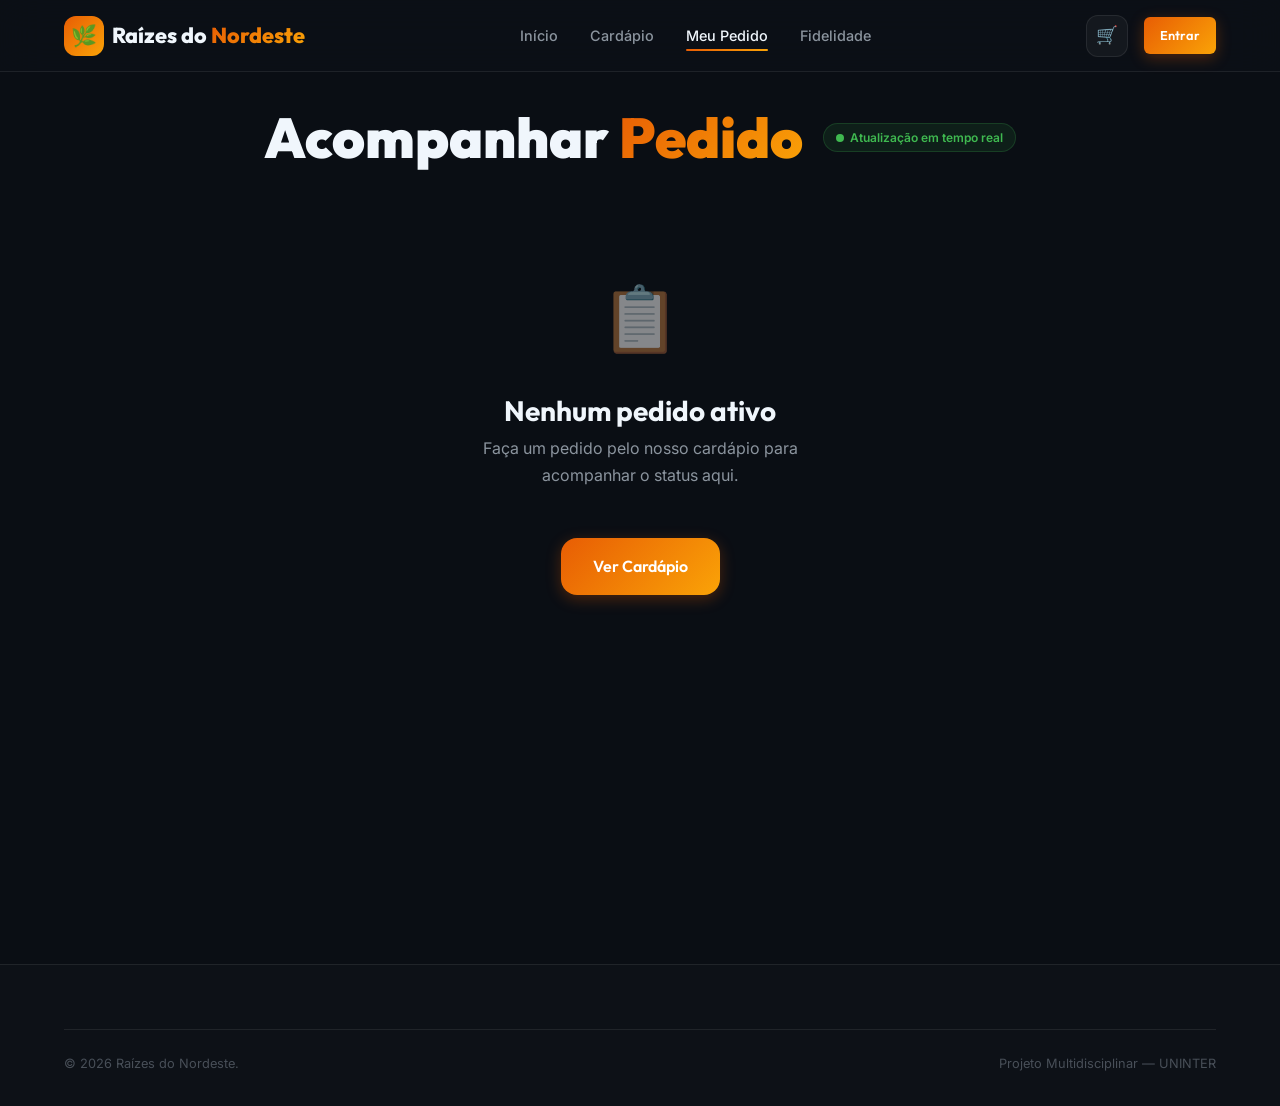
<file: Projeto Uninter/acompanhamento.html>
<!DOCTYPE html>
<html lang="pt-BR">
<head>
  <meta charset="UTF-8">
  <meta name="viewport" content="width=device-width, initial-scale=1.0">
  <meta name="description" content="Acompanhe o status do seu pedido em tempo real — Raízes do Nordeste.">
  <title>Acompanhamento — Raízes do Nordeste</title>
  <link rel="stylesheet" href="css/style.css">
  <link rel="stylesheet" href="css/responsive.css">
  <style>
    .tracking-page { max-width: 800px; margin: 0 auto; }
    .order-info-card { background: var(--gradient-card); border: 1px solid var(--border); border-radius: var(--radius-lg); padding: var(--space-xl); margin-bottom: var(--space-xl); }
    .order-number { font-family: var(--font-display); font-size: 2rem; font-weight: 900; color: var(--primary); }
    .order-meta { display: flex; gap: var(--space-xl); margin-top: var(--space-md); flex-wrap: wrap; }
    .order-meta-item { display: flex; align-items: center; gap: var(--space-sm); font-size: 0.9rem; color: var(--text-secondary); }

    .status-timeline { background: var(--gradient-card); border: 1px solid var(--border); border-radius: var(--radius-lg); padding: var(--space-2xl); margin-bottom: var(--space-xl); }
    .timeline { position: relative; padding-left: 40px; }
    .timeline::before { content: ''; position: absolute; left: 15px; top: 0; bottom: 0; width: 2px; background: var(--border); }
    .timeline-item { position: relative; padding-bottom: var(--space-2xl); }
    .timeline-item:last-child { padding-bottom: 0; }
    .timeline-dot { position: absolute; left: -33px; width: 28px; height: 28px; border-radius: 50%; background: var(--bg-card); border: 2px solid var(--border); display: flex; align-items: center; justify-content: center; font-size: 0.7rem; z-index: 1; }
    .timeline-item.completed .timeline-dot { background: var(--success); border-color: var(--success); color: white; }
    .timeline-item.active .timeline-dot { background: var(--primary); border-color: var(--primary); color: white; box-shadow: 0 0 12px rgba(232,93,4,0.4); animation: pulse-glow 2s ease-in-out infinite; }
    .timeline-title { font-family: var(--font-display); font-weight: 600; margin-bottom: var(--space-xs); }
    .timeline-item.completed .timeline-title { color: var(--success); }
    .timeline-item.active .timeline-title { color: var(--primary); }
    .timeline-desc { font-size: 0.85rem; color: var(--text-secondary); }
    .timeline-time { font-size: 0.75rem; color: var(--text-muted); margin-top: var(--space-xs); }

    .order-items-card { background: var(--gradient-card); border: 1px solid var(--border); border-radius: var(--radius-lg); padding: var(--space-xl); }
    .order-item-row { display: flex; justify-content: space-between; align-items: center; padding: var(--space-sm) 0; border-bottom: 1px solid var(--border); }
    .order-item-row:last-child { border-bottom: none; }

    .live-indicator { display: inline-flex; align-items: center; gap: 6px; padding: 4px 12px; background: rgba(63,185,80,0.1); border: 1px solid rgba(63,185,80,0.2); border-radius: var(--radius-full); font-size: 0.75rem; color: var(--success); font-weight: 600; }
    .live-dot { width: 8px; height: 8px; border-radius: 50%; background: var(--success); animation: pulse-glow 1.5s ease-in-out infinite; }

    .simulation-controls { background: rgba(88,166,255,0.05); border: 1px solid rgba(88,166,255,0.15); border-radius: var(--radius-md); padding: var(--space-md); margin-top: var(--space-xl); text-align: center; }
    .simulation-controls p { font-size: 0.8rem; color: var(--info); margin-bottom: var(--space-sm); }
    .simulation-controls .sim-btns { display: flex; gap: var(--space-sm); justify-content: center; flex-wrap: wrap; }
  </style>
</head>
<body>
  <nav class="navbar">
    <div class="container">
      <a href="index.html" class="navbar-brand"><div class="brand-icon">🌿</div><span>Raízes do <span class="text-gradient">Nordeste</span></span></a>
      <div class="navbar-nav" id="navbarNav">
        <a href="index.html">Início</a><a href="cardapio.html">Cardápio</a><a href="acompanhamento.html" class="active">Meu Pedido</a><a href="fidelidade.html">Fidelidade</a>
      </div>
      <div class="navbar-actions">
        <a href="carrinho.html" class="cart-btn" title="Carrinho">🛒<span class="cart-badge" style="display:none">0</span></a>
        <a href="login.html" class="btn btn-sm btn-primary login-btn">Entrar</a>
        <div class="mobile-toggle" onclick="toggleMobileNav()"><span></span><span></span><span></span></div>
      </div>
    </div>
  </nav>

  <main class="page-content">
    <div class="container tracking-page">
      <div class="flex-between mb-xl" style="flex-wrap:wrap; gap:var(--space-md);">
        <h1>Acompanhar <span class="text-gradient">Pedido</span></h1>
        <div class="live-indicator"><span class="live-dot"></span> Atualização em tempo real</div>
      </div>

      <div id="orderContent">
        <!-- Generated by JS -->
      </div>

      <div class="empty-state" id="noOrder" style="display:none;">
        <div class="empty-icon">📋</div>
        <h3>Nenhum pedido ativo</h3>
        <p>Faça um pedido pelo nosso cardápio para acompanhar o status aqui.</p>
        <a href="cardapio.html" class="btn btn-primary btn-lg mt-lg">Ver Cardápio</a>
      </div>
    </div>
  </main>

  <footer class="footer"><div class="container"><div class="footer-bottom"><span>© 2026 Raízes do Nordeste.</span><span>Projeto Multidisciplinar — UNINTER</span></div></div></footer>

  <script src="js/app.js"></script>
  <script>
    const statusSteps = [
      { key: 'received', icon: '📥', title: 'Pedido Recebido', desc: 'Seu pedido foi registrado no sistema e enviado para a cozinha.' },
      { key: 'preparing', icon: '👨‍🍳', title: 'Em Preparo', desc: 'Nossa equipe está preparando seus itens com carinho nordestino.' },
      { key: 'ready', icon: '✅', title: 'Pronto para Retirada', desc: 'Seu pedido está pronto! Dirija-se ao balcão para retirada.' },
      { key: 'delivered', icon: '🎉', title: 'Retirado / Entregue', desc: 'Pedido entregue com sucesso. Bom apetite!' }
    ];

    function getOrder() {
      try { return JSON.parse(localStorage.getItem('raizes_current_order')); } catch { return null; }
    }

    function renderOrder() {
      const order = getOrder();
      const content = document.getElementById('orderContent');
      const noOrder = document.getElementById('noOrder');

      if (!order) {
        content.style.display = 'none';
        noOrder.style.display = 'block';
        return;
      }

      const currentIdx = statusSteps.findIndex(s => s.key === order.status);
      const channels = { pickup: '⚡ Retirada Rápida', counter: '🧑‍🍳 Balcão', totem: '🖥️ Totem', app: '📱 Aplicativo' };
      const date = new Date(order.date);

      content.innerHTML = `
        <div class="order-info-card">
          <div class="flex-between" style="flex-wrap:wrap; gap:var(--space-md);">
            <div>
              <p class="text-sm" style="color:var(--text-muted);">Número do pedido</p>
              <div class="order-number">#${order.id}</div>
            </div>
            <span class="badge badge-${currentIdx >= 3 ? 'success' : 'primary'}" style="font-size:0.85rem; padding:8px 16px;">
              ${statusSteps[currentIdx]?.icon} ${statusSteps[currentIdx]?.title}
            </span>
          </div>
          <div class="order-meta">
            <div class="order-meta-item">📍 ${order.unit}</div>
            <div class="order-meta-item">${channels[order.channel] || order.channel}</div>
            <div class="order-meta-item">🕐 ${date.toLocaleTimeString('pt-BR', {hour:'2-digit', minute:'2-digit'})}</div>
          </div>
        </div>

        <div class="status-timeline">
          <h3 class="mb-xl">Status do Pedido</h3>
          <div class="timeline">
            ${statusSteps.map((step, i) => `
              <div class="timeline-item ${i < currentIdx ? 'completed' : ''} ${i === currentIdx ? 'active' : ''}">
                <div class="timeline-dot">${i <= currentIdx ? '✓' : (i + 1)}</div>
                <div class="timeline-title">${step.icon} ${step.title}</div>
                <div class="timeline-desc">${step.desc}</div>
                ${i <= currentIdx ? `<div class="timeline-time">${i < currentIdx ? 'Concluído' : 'Agora'}</div>` : ''}
              </div>
            `).join('')}
          </div>
        </div>

        <div class="order-items-card">
          <h3 class="mb-lg">Itens do Pedido</h3>
          ${order.items.map(item => `
            <div class="order-item-row">
              <span>${item.qty}x ${item.name}</span>
              <span style="color:var(--primary); font-weight:600;">${formatCurrency(item.price * item.qty)}</span>
            </div>
          `).join('')}
          <div class="order-item-row" style="font-weight:700; font-family:var(--font-display); font-size:1.1rem; border-top:1px solid var(--border); margin-top:var(--space-sm); padding-top:var(--space-md);">
            <span>Total</span>
            <span style="color:var(--primary);">${formatCurrency(order.total)}</span>
          </div>
        </div>

        <div class="simulation-controls">
          <p>⚙️ Simulação — Clique para avançar o status do pedido:</p>
          <div class="sim-btns">
            <button class="btn btn-sm btn-secondary" onclick="setStatus('received')">📥 Recebido</button>
            <button class="btn btn-sm btn-secondary" onclick="setStatus('preparing')">👨‍🍳 Preparando</button>
            <button class="btn btn-sm btn-secondary" onclick="setStatus('ready')">✅ Pronto</button>
            <button class="btn btn-sm btn-secondary" onclick="setStatus('delivered')">🎉 Entregue</button>
          </div>
        </div>
      `;
    }

    function setStatus(status) {
      const order = getOrder();
      if (!order) return;
      order.status = status;
      localStorage.setItem('raizes_current_order', JSON.stringify(order));
      renderOrder();
      Toast.show(`Status atualizado: ${statusSteps.find(s => s.key === status)?.title}`, 'success');
    }

    document.addEventListener('DOMContentLoaded', renderOrder);
  </script>
</body>
</html>
</file>
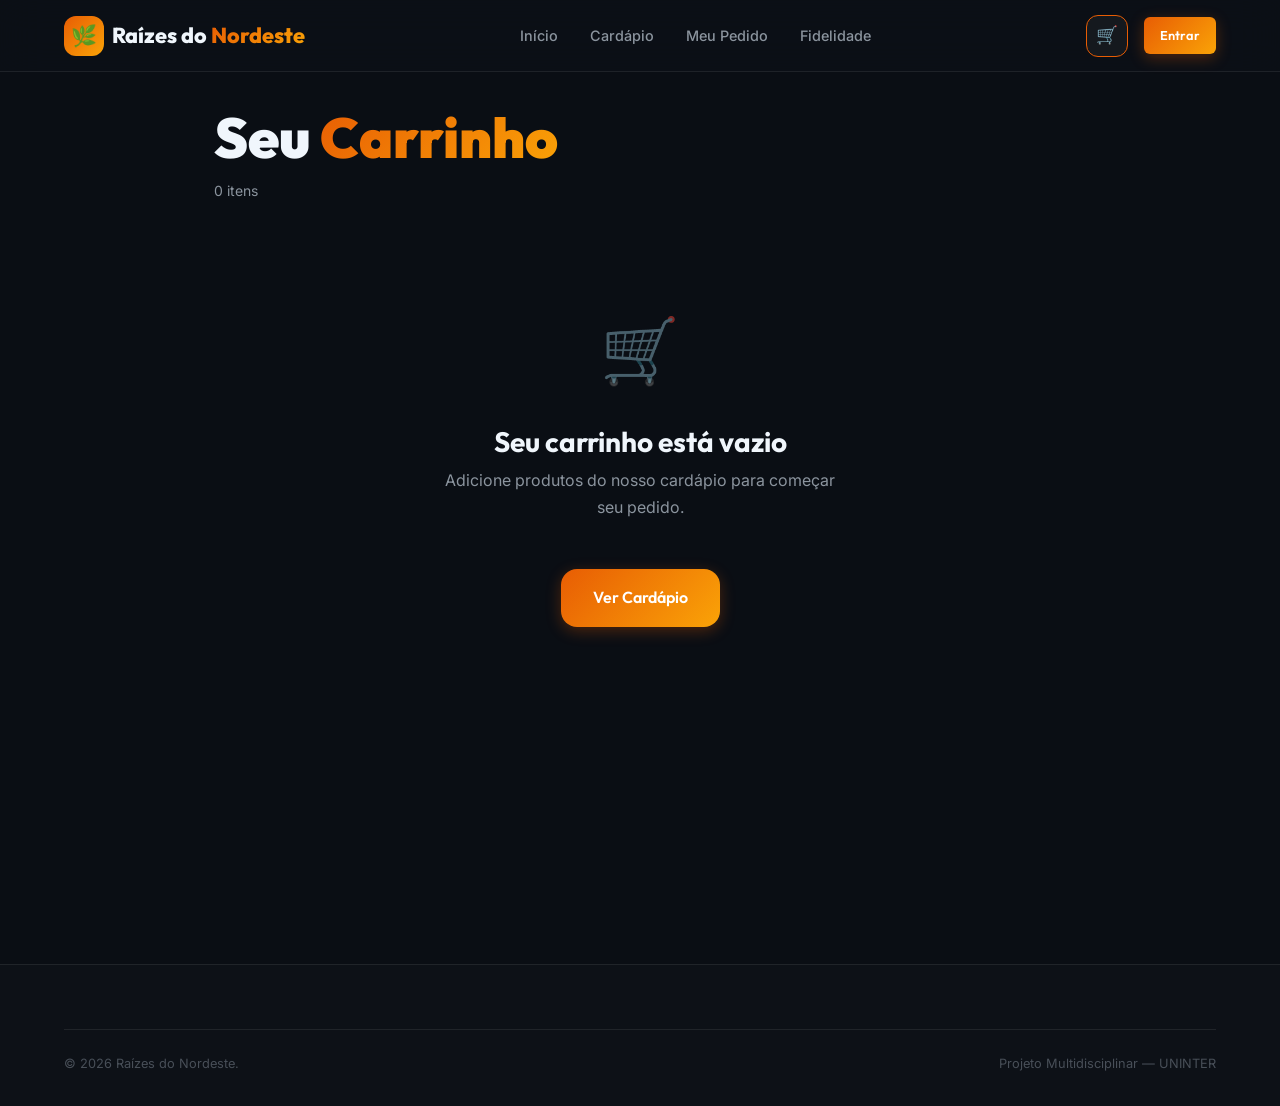
<file: Projeto Uninter/carrinho.html>
<!DOCTYPE html>
<html lang="pt-BR">
<head>
  <meta charset="UTF-8">
  <meta name="viewport" content="width=device-width, initial-scale=1.0">
  <meta name="description" content="Carrinho de compras — Raízes do Nordeste. Revise seus itens e finalize seu pedido.">
  <title>Carrinho — Raízes do Nordeste</title>
  <link rel="stylesheet" href="css/style.css">
  <link rel="stylesheet" href="css/responsive.css">
  <style>
    .cart-page { max-width: 900px; margin: 0 auto; }
    .cart-header { margin-bottom: var(--space-xl); }
    .cart-items { display: flex; flex-direction: column; gap: var(--space-md); margin-bottom: var(--space-xl); }
    .cart-item {
      display: grid; grid-template-columns: 80px 1fr auto auto; gap: var(--space-lg);
      align-items: center; padding: var(--space-lg); background: var(--gradient-card);
      border: 1px solid var(--border); border-radius: var(--radius-lg);
      transition: all var(--transition-fast);
    }
    .cart-item:hover { border-color: var(--border-hover); }
    .cart-item-img { width: 80px; height: 80px; border-radius: var(--radius-md); object-fit: cover; }
    .cart-item-name { font-family: var(--font-display); font-weight: 600; margin-bottom: var(--space-xs); }
    .cart-item-price { color: var(--text-secondary); font-size: 0.9rem; }
    .cart-item-total { font-family: var(--font-display); font-weight: 700; font-size: 1.1rem; color: var(--primary); min-width: 80px; text-align: right; }
    .cart-item-remove { color: var(--error); cursor: pointer; padding: var(--space-sm); border-radius: var(--radius-sm); transition: background var(--transition-fast); }
    .cart-item-remove:hover { background: rgba(248,81,73,0.1); }
    .cart-summary {
      background: var(--gradient-card); border: 1px solid var(--border); border-radius: var(--radius-lg);
      padding: var(--space-xl);
    }
    .summary-row { display: flex; justify-content: space-between; margin-bottom: var(--space-md); font-size: 0.95rem; }
    .summary-row.total { border-top: 1px solid var(--border); padding-top: var(--space-md); margin-top: var(--space-md); font-family: var(--font-display); font-weight: 800; font-size: 1.3rem; }
    .summary-row.total .total-value { color: var(--primary); }
    .channel-select { margin: var(--space-lg) 0; }
    .channel-options { display: grid; grid-template-columns: 1fr 1fr; gap: var(--space-sm); margin-top: var(--space-sm); }
    .channel-option {
      padding: var(--space-md); border: 1px solid var(--border); border-radius: var(--radius-md);
      cursor: pointer; text-align: center; transition: all var(--transition-fast); background: var(--bg-card);
    }
    .channel-option:hover { border-color: var(--border-hover); }
    .channel-option.selected { border-color: var(--primary); background: rgba(232,93,4,0.1); }
    .channel-option .ch-icon { font-size: 1.5rem; display: block; margin-bottom: var(--space-xs); }
    .channel-option .ch-label { font-size: 0.85rem; font-weight: 500; }

    @media (max-width: 768px) {
      .cart-item { grid-template-columns: 60px 1fr; gap: var(--space-md); }
      .cart-item-total { grid-column: 1 / -1; text-align: left; }
      .channel-options { grid-template-columns: 1fr; }
    }
  </style>
</head>
<body>
  <nav class="navbar">
    <div class="container">
      <a href="index.html" class="navbar-brand"><div class="brand-icon">🌿</div><span>Raízes do <span class="text-gradient">Nordeste</span></span></a>
      <div class="navbar-nav" id="navbarNav">
        <a href="index.html">Início</a><a href="cardapio.html">Cardápio</a><a href="acompanhamento.html">Meu Pedido</a><a href="fidelidade.html">Fidelidade</a>
      </div>
      <div class="navbar-actions">
        <a href="carrinho.html" class="cart-btn" style="border-color:var(--primary);" title="Carrinho">🛒<span class="cart-badge" style="display:none">0</span></a>
        <a href="login.html" class="btn btn-sm btn-primary login-btn">Entrar</a>
        <div class="mobile-toggle" onclick="toggleMobileNav()"><span></span><span></span><span></span></div>
      </div>
    </div>
  </nav>

  <main class="page-content">
    <div class="container cart-page">
      <div class="cart-header">
        <h1>Seu <span class="text-gradient">Carrinho</span></h1>
        <p class="mt-sm text-sm" id="cartCount">0 itens</p>
      </div>

      <div id="cartContent">
        <div class="cart-items" id="cartItems"></div>

        <div class="cart-summary" id="cartSummary" style="display:none;">
          <h3 class="mb-lg">Resumo do Pedido</h3>
          <div class="summary-row"><span>Subtotal</span><span id="subtotal">R$ 0,00</span></div>
          <div class="summary-row"><span>Taxa de serviço</span><span id="serviceFee">R$ 2,00</span></div>
          <div class="summary-row total"><span>Total</span><span class="total-value" id="totalValue">R$ 0,00</span></div>

          <div class="channel-select">
            <label class="form-label">Canal de retirada:</label>
            <div class="channel-options">
              <div class="channel-option selected" onclick="selectChannel(this, 'pickup')">
                <span class="ch-icon">⚡</span><span class="ch-label">Retirada Rápida</span>
              </div>
              <div class="channel-option" onclick="selectChannel(this, 'counter')">
                <span class="ch-icon">🧑‍🍳</span><span class="ch-label">Balcão</span>
              </div>
              <div class="channel-option" onclick="selectChannel(this, 'totem')">
                <span class="ch-icon">🖥️</span><span class="ch-label">Totem</span>
              </div>
              <div class="channel-option" onclick="selectChannel(this, 'app')">
                <span class="ch-icon">📱</span><span class="ch-label">Aplicativo</span>
              </div>
            </div>
          </div>

          <a href="checkout.html" class="btn btn-primary btn-lg btn-full mt-lg">Finalizar Pedido 💳</a>
          <a href="cardapio.html" class="btn btn-secondary btn-full mt-md">Continuar Comprando</a>
        </div>
      </div>

      <div class="empty-state" id="emptyCart" style="display:none;">
        <div class="empty-icon">🛒</div>
        <h3>Seu carrinho está vazio</h3>
        <p>Adicione produtos do nosso cardápio para começar seu pedido.</p>
        <a href="cardapio.html" class="btn btn-primary btn-lg mt-lg">Ver Cardápio</a>
      </div>
    </div>
  </main>

  <footer class="footer"><div class="container"><div class="footer-bottom"><span>© 2026 Raízes do Nordeste.</span><span>Projeto Multidisciplinar — UNINTER</span></div></div></footer>

  <script src="js/app.js"></script>
  <script>
    let selectedChannel = 'pickup';

    function selectChannel(el, channel) {
      document.querySelectorAll('.channel-option').forEach(o => o.classList.remove('selected'));
      el.classList.add('selected');
      selectedChannel = channel;
      localStorage.setItem('raizes_channel', channel);
    }

    function renderCart() {
      const items = Cart.getItems();
      const cartItems = document.getElementById('cartItems');
      const cartSummary = document.getElementById('cartSummary');
      const emptyCart = document.getElementById('emptyCart');
      const cartContent = document.getElementById('cartContent');
      const cartCount = document.getElementById('cartCount');

      if (items.length === 0) {
        cartContent.style.display = 'none';
        emptyCart.style.display = 'block';
        cartCount.textContent = '0 itens';
        return;
      }

      cartContent.style.display = 'block';
      emptyCart.style.display = 'none';
      cartSummary.style.display = 'block';
      cartCount.textContent = `${Cart.getCount()} ite${Cart.getCount() > 1 ? 'ns' : 'm'}`;

      cartItems.innerHTML = items.map(item => `
        <div class="cart-item">
          <img src="${item.img}" alt="${item.name}" class="cart-item-img">
          <div>
            <div class="cart-item-name">${item.name}</div>
            <div class="cart-item-price">${formatCurrency(item.price)} cada</div>
            <div class="qty-control mt-sm">
              <button onclick="updateItemQty(${item.id}, ${item.qty - 1})">−</button>
              <span class="qty-value">${item.qty}</span>
              <button onclick="updateItemQty(${item.id}, ${item.qty + 1})">+</button>
            </div>
          </div>
          <div class="cart-item-total">${formatCurrency(item.price * item.qty)}</div>
          <button class="cart-item-remove" onclick="removeItem(${item.id})" title="Remover">🗑️</button>
        </div>
      `).join('');

      const subtotal = Cart.getTotal();
      const fee = 2.00;
      document.getElementById('subtotal').textContent = formatCurrency(subtotal);
      document.getElementById('totalValue').textContent = formatCurrency(subtotal + fee);
    }

    function updateItemQty(id, qty) {
      if (qty < 1) { removeItem(id); return; }
      Cart.updateQty(id, qty);
      renderCart();
    }

    function removeItem(id) {
      Cart.removeItem(id);
      Toast.show('Item removido do carrinho', 'warning');
      renderCart();
    }

    document.addEventListener('DOMContentLoaded', renderCart);
  </script>
</body>
</html>
</file>
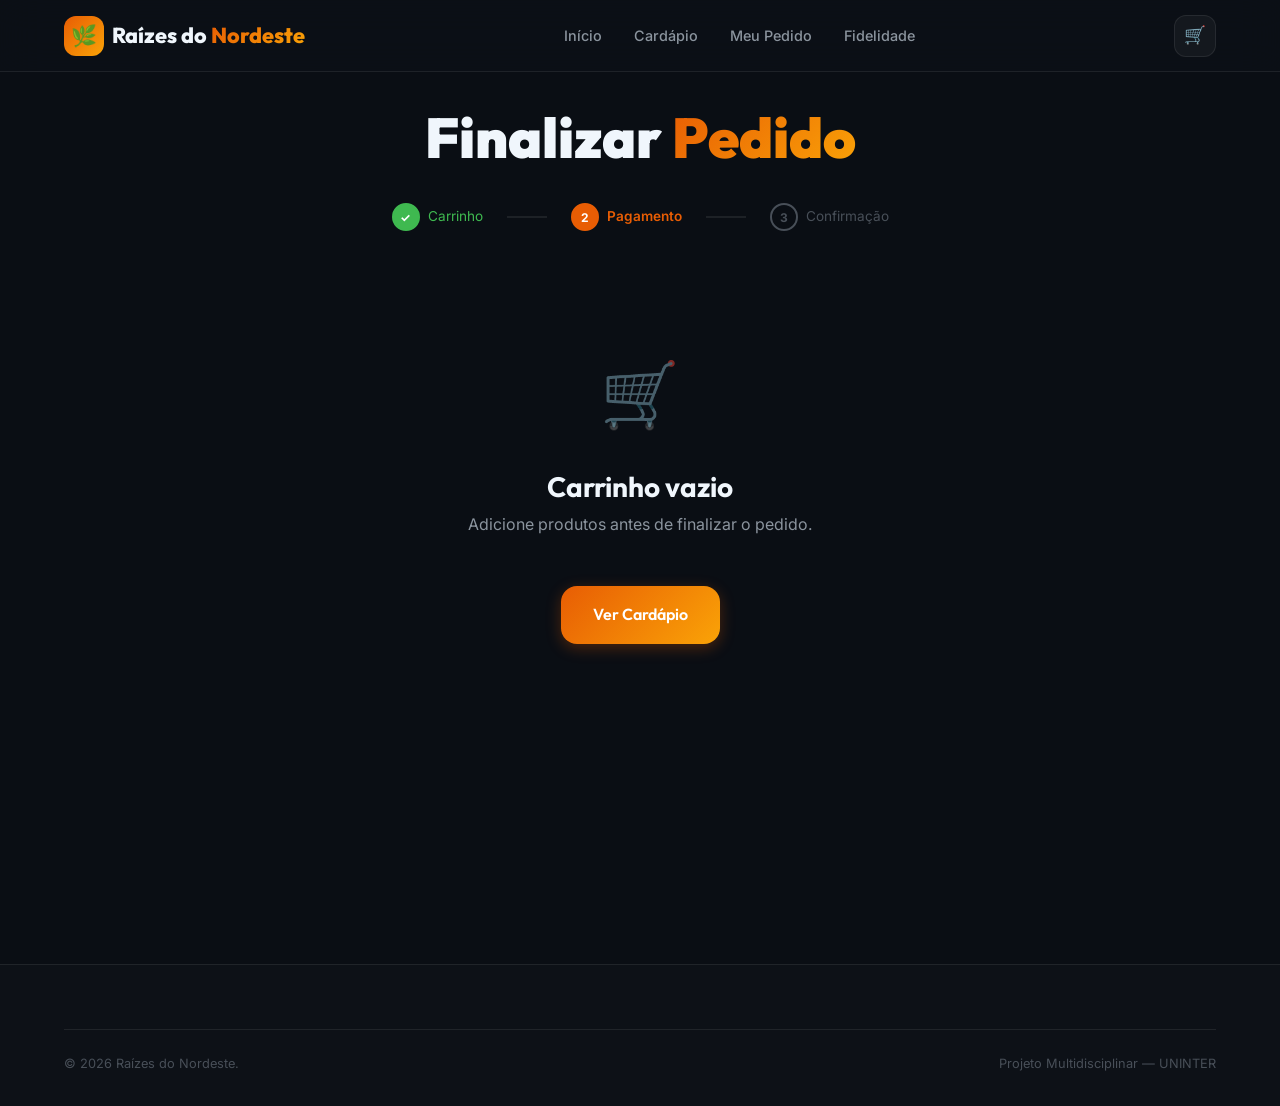
<file: Projeto Uninter/checkout.html>
<!DOCTYPE html>
<html lang="pt-BR">
<head>
  <meta charset="UTF-8">
  <meta name="viewport" content="width=device-width, initial-scale=1.0">
  <meta name="description" content="Checkout — Finalize seu pedido na Raízes do Nordeste com segurança.">
  <title>Checkout — Raízes do Nordeste</title>
  <link rel="stylesheet" href="css/style.css">
  <link rel="stylesheet" href="css/responsive.css">
  <style>
    .checkout-page { max-width: 700px; margin: 0 auto; }
    .checkout-steps { display: flex; gap: var(--space-lg); margin-bottom: var(--space-2xl); justify-content: center; }
    .checkout-step { display: flex; align-items: center; gap: var(--space-sm); font-size: 0.85rem; color: var(--text-muted); }
    .checkout-step.active { color: var(--primary); font-weight: 600; }
    .checkout-step.done { color: var(--success); }
    .checkout-step .step-num { width: 28px; height: 28px; border-radius: 50%; border: 2px solid currentColor; display: flex; align-items: center; justify-content: center; font-size: 0.75rem; font-weight: 700; }
    .checkout-step.active .step-num { background: var(--primary); color: white; border-color: var(--primary); }
    .checkout-step.done .step-num { background: var(--success); color: white; border-color: var(--success); }
    .step-divider { flex: 0 0 40px; height: 2px; background: var(--border); align-self: center; }

    .checkout-section { background: var(--gradient-card); border: 1px solid var(--border); border-radius: var(--radius-lg); padding: var(--space-xl); margin-bottom: var(--space-lg); }
    .checkout-section h3 { margin-bottom: var(--space-lg); display: flex; align-items: center; gap: var(--space-sm); }
    .form-row { display: grid; grid-template-columns: 1fr 1fr; gap: var(--space-md); }

    .payment-methods { display: grid; grid-template-columns: repeat(3, 1fr); gap: var(--space-sm); margin-bottom: var(--space-lg); }
    .payment-method { padding: var(--space-md); border: 1px solid var(--border); border-radius: var(--radius-md); cursor: pointer; text-align: center; transition: all var(--transition-fast); background: var(--bg-card); }
    .payment-method:hover { border-color: var(--border-hover); }
    .payment-method.selected { border-color: var(--primary); background: rgba(232,93,4,0.1); }
    .payment-method .pm-icon { font-size: 1.5rem; display: block; margin-bottom: var(--space-xs); }
    .payment-method .pm-label { font-size: 0.8rem; font-weight: 500; }

    .lgpd-consent { background: rgba(45,106,79,0.1); border: 1px solid rgba(45,106,79,0.2); border-radius: var(--radius-md); padding: var(--space-lg); margin-bottom: var(--space-lg); }
    .lgpd-consent .lgpd-title { font-weight: 600; margin-bottom: var(--space-sm); display: flex; align-items: center; gap: var(--space-sm); color: var(--accent-light); }
    .lgpd-consent p { font-size: 0.85rem; margin-bottom: var(--space-md); }

    .payment-status { text-align: center; padding: var(--space-2xl); }
    .payment-status .status-icon { font-size: 4rem; margin-bottom: var(--space-lg); }
    .payment-status h2 { margin-bottom: var(--space-sm); }
    .payment-spinner { width: 60px; height: 60px; border: 4px solid var(--border); border-top-color: var(--primary); border-radius: 50%; animation: spin 1s linear infinite; margin: 0 auto var(--space-lg); }

    @media (max-width: 768px) {
      .form-row { grid-template-columns: 1fr; }
      .payment-methods { grid-template-columns: 1fr; }
      .checkout-steps { flex-wrap: wrap; }
    }
  </style>
</head>
<body>
  <nav class="navbar">
    <div class="container">
      <a href="index.html" class="navbar-brand"><div class="brand-icon">🌿</div><span>Raízes do <span class="text-gradient">Nordeste</span></span></a>
      <div class="navbar-nav" id="navbarNav">
        <a href="index.html">Início</a><a href="cardapio.html">Cardápio</a><a href="acompanhamento.html">Meu Pedido</a><a href="fidelidade.html">Fidelidade</a>
      </div>
      <div class="navbar-actions">
        <a href="carrinho.html" class="cart-btn" title="Carrinho">🛒<span class="cart-badge" style="display:none">0</span></a>
        <div class="mobile-toggle" onclick="toggleMobileNav()"><span></span><span></span><span></span></div>
      </div>
    </div>
  </nav>

  <main class="page-content">
    <div class="container checkout-page">
      <h1 class="text-center mb-xl">Finalizar <span class="text-gradient">Pedido</span></h1>

      <div class="checkout-steps">
        <div class="checkout-step done"><span class="step-num">✓</span> Carrinho</div>
        <div class="step-divider"></div>
        <div class="checkout-step active" id="step2"><span class="step-num">2</span> Pagamento</div>
        <div class="step-divider"></div>
        <div class="checkout-step" id="step3"><span class="step-num">3</span> Confirmação</div>
      </div>

      <!-- Payment Form -->
      <div id="paymentForm">
        <div class="checkout-section">
          <h3>💳 Método de Pagamento</h3>
          <p class="text-sm mb-lg" style="color:var(--text-secondary)">O pagamento é processado por um serviço externo especializado. Seus dados bancários não são armazenados em nosso sistema.</p>
          <div class="payment-methods">
            <div class="payment-method selected" onclick="selectPayment(this, 'credit')"><span class="pm-icon">💳</span><span class="pm-label">Cartão Crédito</span></div>
            <div class="payment-method" onclick="selectPayment(this, 'debit')"><span class="pm-icon">🏦</span><span class="pm-label">Cartão Débito</span></div>
            <div class="payment-method" onclick="selectPayment(this, 'pix')"><span class="pm-icon">📱</span><span class="pm-label">PIX</span></div>
          </div>

          <div id="cardFields">
            <div class="form-row">
              <div class="form-group"><label class="form-label">Nome no cartão</label><input type="text" class="form-input" placeholder="NOME COMPLETO" id="cardName"></div>
              <div class="form-group"><label class="form-label">Número do cartão</label><input type="text" class="form-input" placeholder="0000 0000 0000 0000" id="cardNumber" maxlength="19" oninput="formatCardNumber(this)"></div>
            </div>
            <div class="form-row">
              <div class="form-group"><label class="form-label">Validade</label><input type="text" class="form-input" placeholder="MM/AA" id="cardExpiry" maxlength="5"></div>
              <div class="form-group"><label class="form-label">CVV</label><input type="text" class="form-input" placeholder="000" id="cardCvv" maxlength="3"></div>
            </div>
          </div>

          <div id="pixFields" style="display:none; text-align:center; padding: var(--space-xl);">
            <div style="font-size:3rem; margin-bottom:var(--space-md);">📱</div>
            <p style="font-size:0.9rem; color:var(--text-secondary);">Um QR Code PIX será gerado após a confirmação do pedido.</p>
          </div>
        </div>

        <div class="checkout-section">
          <h3>📋 Resumo</h3>
          <div id="checkoutSummary"></div>
        </div>

        <!-- LGPD Consent -->
        <div class="lgpd-consent">
          <div class="lgpd-title">🔒 Consentimento LGPD</div>
          <p>Em conformidade com a <strong>Lei Geral de Proteção de Dados (Lei nº 13.709/2018)</strong>, solicitamos seu consentimento para o tratamento dos dados informados neste checkout.</p>
          <label class="form-checkbox">
            <input type="checkbox" id="lgpdConsent">
            <span class="text-sm">Autorizo o uso dos meus dados pessoais exclusivamente para processamento deste pedido e comunicações relacionadas. Estou ciente do meu direito de solicitar a exclusão dos meus dados a qualquer momento.</span>
          </label>
        </div>

        <button class="btn btn-primary btn-lg btn-full" onclick="processPayment()" id="payBtn">Confirmar Pagamento</button>
      </div>

      <!-- Payment Processing -->
      <div id="paymentProcessing" style="display:none;">
        <div class="checkout-section">
          <div class="payment-status">
            <div class="payment-spinner"></div>
            <h2>Processando Pagamento...</h2>
            <p>Aguarde enquanto o serviço de pagamento externo processa sua transação.</p>
          </div>
        </div>
      </div>

      <!-- Payment Success -->
      <div id="paymentSuccess" style="display:none;">
        <div class="checkout-section">
          <div class="payment-status">
            <div class="status-icon">✅</div>
            <h2>Pagamento <span class="text-gradient">Confirmado!</span></h2>
            <p>Seu pedido foi recebido e está sendo preparado.</p>
            <p class="mt-md"><strong>Pedido #<span id="orderNumber"></span></strong></p>
            <a href="acompanhamento.html" class="btn btn-primary btn-lg mt-xl">Acompanhar Pedido 📊</a>
          </div>
        </div>
      </div>
    </div>
  </main>

  <footer class="footer"><div class="container"><div class="footer-bottom"><span>© 2026 Raízes do Nordeste.</span><span>Projeto Multidisciplinar — UNINTER</span></div></div></footer>

  <script src="js/app.js"></script>
  <script>
    let paymentMethod = 'credit';

    function selectPayment(el, method) {
      document.querySelectorAll('.payment-method').forEach(m => m.classList.remove('selected'));
      el.classList.add('selected');
      paymentMethod = method;
      document.getElementById('cardFields').style.display = method === 'pix' ? 'none' : 'block';
      document.getElementById('pixFields').style.display = method === 'pix' ? 'block' : 'none';
    }

    function formatCardNumber(input) {
      let v = input.value.replace(/\D/g, '');
      v = v.replace(/(\d{4})(?=\d)/g, '$1 ');
      input.value = v;
    }

    function renderCheckoutSummary() {
      const items = Cart.getItems();
      const subtotal = Cart.getTotal();
      const fee = 2.00;
      const container = document.getElementById('checkoutSummary');

      container.innerHTML = items.map(i => `
        <div class="summary-row"><span>${i.qty}x ${i.name}</span><span>${formatCurrency(i.price * i.qty)}</span></div>
      `).join('') + `
        <div class="summary-row"><span>Taxa de serviço</span><span>${formatCurrency(fee)}</span></div>
        <div class="summary-row total"><span>Total</span><span class="total-value">${formatCurrency(subtotal + fee)}</span></div>
      `;
    }

    function processPayment() {
      // Validation
      const consent = document.getElementById('lgpdConsent').checked;
      if (!consent) { Toast.show('Você precisa aceitar o consentimento LGPD para continuar.', 'error'); return; }

      if (paymentMethod !== 'pix') {
        const name = document.getElementById('cardName').value;
        const number = document.getElementById('cardNumber').value;
        const expiry = document.getElementById('cardExpiry').value;
        const cvv = document.getElementById('cardCvv').value;
        if (!name || !number || !expiry || !cvv) { Toast.show('Preencha todos os campos do cartão.', 'error'); return; }
        if (number.replace(/\s/g, '').length < 16) { Toast.show('Número do cartão inválido.', 'error'); return; }
      }

      if (Cart.getItems().length === 0) { Toast.show('Seu carrinho está vazio.', 'error'); return; }

      // Simulate payment processing (desacoplado - gateway externo)
      document.getElementById('paymentForm').style.display = 'none';
      document.getElementById('paymentProcessing').style.display = 'block';

      // Update steps
      document.getElementById('step2').classList.remove('active');
      document.getElementById('step2').classList.add('done');
      document.getElementById('step2').querySelector('.step-num').textContent = '✓';

      setTimeout(() => {
        document.getElementById('paymentProcessing').style.display = 'none';
        document.getElementById('paymentSuccess').style.display = 'block';

        document.getElementById('step3').classList.add('active');

        // Generate order number
        const orderNum = Math.floor(1000 + Math.random() * 9000);
        document.getElementById('orderNumber').textContent = orderNum;

        // Save order
        const order = {
          id: orderNum,
          items: Cart.getItems(),
          total: Cart.getTotal() + 2,
          channel: localStorage.getItem('raizes_channel') || 'pickup',
          status: 'received',
          date: new Date().toISOString(),
          unit: localStorage.getItem('raizes_unit') || 'Recife — Boa Viagem'
        };
        localStorage.setItem('raizes_current_order', JSON.stringify(order));

        // Add loyalty points
        const user = Auth.getUser();
        if (user) {
          user.points = (user.points || 0) + Math.floor(Cart.getTotal());
          Auth.login(user);
        }

        Cart.clear();
      }, 3000);
    }

    document.addEventListener('DOMContentLoaded', () => {
      renderCheckoutSummary();
      if (Cart.getItems().length === 0) {
        document.getElementById('paymentForm').innerHTML = `
          <div class="empty-state">
            <div class="empty-icon">🛒</div>
            <h3>Carrinho vazio</h3>
            <p>Adicione produtos antes de finalizar o pedido.</p>
            <a href="cardapio.html" class="btn btn-primary btn-lg mt-lg">Ver Cardápio</a>
          </div>
        `;
      }
    });
  </script>
</body>
</html>
</file>
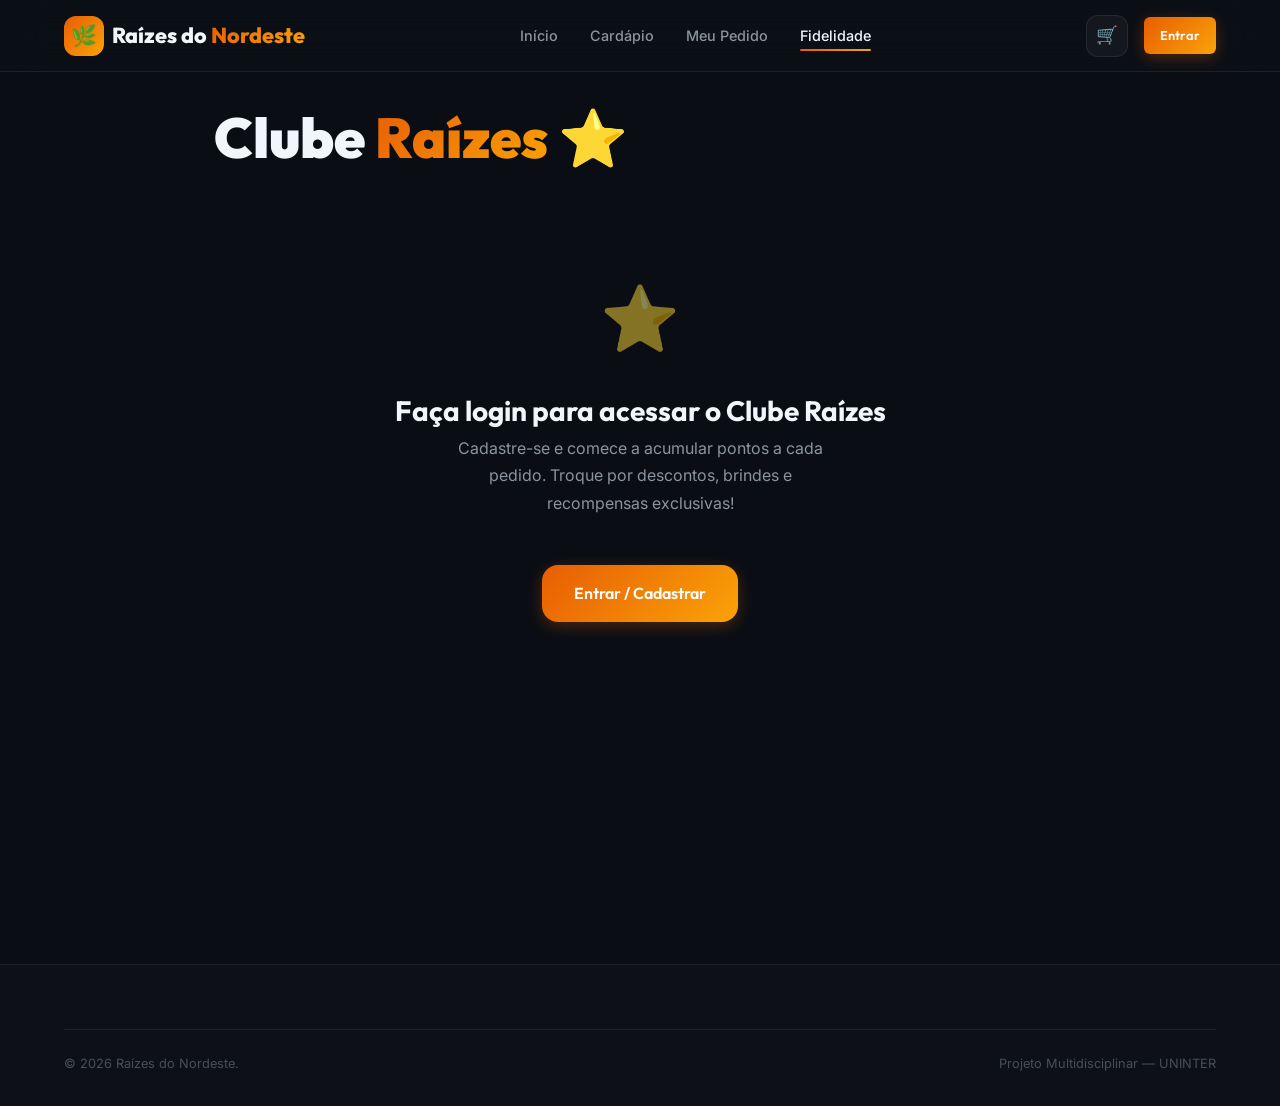
<file: Projeto Uninter/fidelidade.html>
<!DOCTYPE html>
<html lang="pt-BR">
<head>
  <meta charset="UTF-8">
  <meta name="viewport" content="width=device-width, initial-scale=1.0">
  <meta name="description" content="Programa de Fidelidade Clube Raízes — Acumule pontos, ganhe descontos e recompensas exclusivas.">
  <title>Fidelidade — Raízes do Nordeste</title>
  <link rel="stylesheet" href="css/style.css">
  <link rel="stylesheet" href="css/responsive.css">
  <style>
    .fidelity-page { max-width: 900px; margin: 0 auto; }
    .loyalty-hero { background: var(--gradient-hero); border: 1px solid rgba(232,93,4,0.2); border-radius: var(--radius-xl); padding: var(--space-2xl); margin-bottom: var(--space-xl); position: relative; overflow: hidden; }
    .loyalty-hero::before { content: ''; position: absolute; top: -50%; right: -30%; width: 400px; height: 400px; background: radial-gradient(circle, rgba(232,93,4,0.1) 0%, transparent 70%); border-radius: 50%; }
    .loyalty-hero .content { position: relative; z-index: 1; }
    .loyalty-hero h2 { margin-bottom: var(--space-sm); }
    .loyalty-hero .level-badge { display: inline-flex; align-items: center; gap: var(--space-sm); padding: 8px 18px; border-radius: var(--radius-full); font-weight: 700; font-size: 0.9rem; margin-bottom: var(--space-lg); }
    .level-bronze { background: rgba(205,127,50,0.15); color: #CD7F32; border: 1px solid rgba(205,127,50,0.3); }
    .level-prata { background: rgba(192,192,192,0.15); color: #C0C0C0; border: 1px solid rgba(192,192,192,0.3); }
    .level-ouro { background: rgba(255,215,0,0.15); color: #FFD700; border: 1px solid rgba(255,215,0,0.3); }

    .points-display { display: flex; align-items: baseline; gap: var(--space-sm); margin-bottom: var(--space-md); }
    .points-number { font-family: var(--font-display); font-size: 3.5rem; font-weight: 900; color: var(--primary); }
    .points-label { font-size: 1.1rem; color: var(--text-secondary); }

    .progress-section { margin-bottom: var(--space-lg); }
    .progress-header { display: flex; justify-content: space-between; font-size: 0.85rem; margin-bottom: var(--space-sm); }
    .loyalty-progress { height: 12px; background: rgba(255,255,255,0.05); border-radius: var(--radius-full); overflow: hidden; }
    .loyalty-progress .fill { height: 100%; background: var(--gradient-primary); border-radius: var(--radius-full); transition: width 1s ease; }

    .rewards-grid { display: grid; grid-template-columns: repeat(2, 1fr); gap: var(--space-md); margin-bottom: var(--space-xl); }
    .reward-card { background: var(--gradient-card); border: 1px solid var(--border); border-radius: var(--radius-lg); padding: var(--space-lg); transition: all var(--transition-base); }
    .reward-card:hover { border-color: var(--primary); transform: translateY(-2px); }
    .reward-card .reward-icon { font-size: 2rem; margin-bottom: var(--space-md); }
    .reward-card h4 { margin-bottom: var(--space-xs); }
    .reward-card .reward-desc { font-size: 0.85rem; color: var(--text-secondary); margin-bottom: var(--space-md); }
    .reward-card .reward-points { font-family: var(--font-display); font-weight: 700; color: var(--secondary); font-size: 0.9rem; }
    .reward-card.locked { opacity: 0.5; }
    .reward-card.locked .reward-icon::after { content: ' 🔒'; }

    .history-section { background: var(--gradient-card); border: 1px solid var(--border); border-radius: var(--radius-lg); padding: var(--space-xl); }
    .history-item { display: flex; align-items: center; justify-content: space-between; padding: var(--space-md) 0; border-bottom: 1px solid var(--border); }
    .history-item:last-child { border-bottom: none; }
    .history-info { display: flex; align-items: center; gap: var(--space-md); }
    .history-icon { width: 36px; height: 36px; border-radius: var(--radius-sm); display: flex; align-items: center; justify-content: center; font-size: 1rem; }
    .history-points { font-weight: 700; font-family: var(--font-display); }
    .history-points.earned { color: var(--success); }
    .history-points.spent { color: var(--error); }

    @media (max-width: 768px) { .rewards-grid { grid-template-columns: 1fr; } .points-number { font-size: 2.5rem; } }
  </style>
</head>
<body>
  <nav class="navbar">
    <div class="container">
      <a href="index.html" class="navbar-brand"><div class="brand-icon">🌿</div><span>Raízes do <span class="text-gradient">Nordeste</span></span></a>
      <div class="navbar-nav" id="navbarNav">
        <a href="index.html">Início</a><a href="cardapio.html">Cardápio</a><a href="acompanhamento.html">Meu Pedido</a><a href="fidelidade.html" class="active">Fidelidade</a>
      </div>
      <div class="navbar-actions">
        <a href="carrinho.html" class="cart-btn" title="Carrinho">🛒<span class="cart-badge" style="display:none">0</span></a>
        <a href="login.html" class="btn btn-sm btn-primary login-btn">Entrar</a>
        <div class="mobile-toggle" onclick="toggleMobileNav()"><span></span><span></span><span></span></div>
      </div>
    </div>
  </nav>

  <main class="page-content">
    <div class="container fidelity-page">
      <h1 class="mb-xl">Clube <span class="text-gradient">Raízes</span> ⭐</h1>

      <!-- Not logged in -->
      <div id="notLogged" style="display:none;">
        <div class="empty-state">
          <div class="empty-icon">⭐</div>
          <h3>Faça login para acessar o Clube Raízes</h3>
          <p>Cadastre-se e comece a acumular pontos a cada pedido. Troque por descontos, brindes e recompensas exclusivas!</p>
          <a href="login.html" class="btn btn-primary btn-lg mt-lg">Entrar / Cadastrar</a>
        </div>
      </div>

      <!-- Logged in -->
      <div id="loyaltyContent" style="display:none;">
        <div class="loyalty-hero">
          <div class="content">
            <div class="level-badge level-prata" id="levelBadge">⭐ Nível Prata</div>
            <h2>Olá, <span class="text-gradient" id="userName">Cliente</span>!</h2>
            <div class="points-display">
              <span class="points-number" id="pointsCount">0</span>
              <span class="points-label">pontos acumulados</span>
            </div>
            <div class="progress-section">
              <div class="progress-header">
                <span id="currentLevel">Prata</span>
                <span id="nextLevel">Faltam 350 pts para Ouro</span>
              </div>
              <div class="loyalty-progress">
                <div class="fill" id="progressFill" style="width: 30%;"></div>
              </div>
            </div>
            <p class="text-sm" style="color:var(--text-secondary);">Você ganha 1 ponto a cada R$ 1,00 em compras. Pontos são válidos por 12 meses.</p>
          </div>
        </div>

        <!-- Rewards -->
        <h3 class="mb-lg">Recompensas Disponíveis</h3>
        <div class="rewards-grid" id="rewardsGrid"></div>

        <!-- History -->
        <div class="history-section">
          <h3 class="mb-lg">Histórico de Pontos</h3>
          <div id="historyList"></div>
        </div>
      </div>
    </div>
  </main>

  <footer class="footer"><div class="container"><div class="footer-bottom"><span>© 2026 Raízes do Nordeste.</span><span>Projeto Multidisciplinar — UNINTER</span></div></div></footer>

  <script src="js/app.js"></script>
  <script>
    const rewards = [
      { icon: '☕', name: 'Café Grátis', desc: 'Ganhe um café expresso especial por conta da casa.', points: 50, unlocked: true },
      { icon: '🫓', name: '10% Desconto Tapiocas', desc: 'Desconto em qualquer tapioca do cardápio.', points: 100, unlocked: true },
      { icon: '🧃', name: 'Suco + Bolo', desc: 'Combo de suco regional com bolo de macaxeira.', points: 200, unlocked: false },
      { icon: '🍽️', name: 'Café da Manhã Completo', desc: 'Um café da manhã sertanejo completo por nossa conta!', points: 500, unlocked: false },
      { icon: '🎁', name: 'Kit Raízes', desc: 'Kit exclusivo com caneca, camiseta e temperos nordestinos.', points: 1000, unlocked: false },
      { icon: '👑', name: 'Experiência VIP', desc: 'Visita exclusiva à matriz + degustação com chef.', points: 2000, unlocked: false },
    ];

    const history = [
      { type: 'earn', icon: '🛒', desc: 'Compra — Cuscuz Recheado + Suco de Cajá', points: 31, date: '24/06/2026' },
      { type: 'earn', icon: '🛒', desc: 'Compra — Tapioca de Carne de Sol', points: 18, date: '22/06/2026' },
      { type: 'spend', icon: '☕', desc: 'Resgate — Café Grátis', points: -50, date: '20/06/2026' },
      { type: 'earn', icon: '🛒', desc: 'Compra — Café da Manhã Litorâneo', points: 28, date: '18/06/2026' },
      { type: 'earn', icon: '🎉', desc: 'Bônus de cadastro', points: 50, date: '15/06/2026' },
      { type: 'earn', icon: '🛒', desc: 'Compra — Bolo de Rolo + Canjica', points: 20, date: '12/06/2026' },
    ];

    function renderFidelity() {
      const user = Auth.getUser();
      if (!user) {
        document.getElementById('notLogged').style.display = 'block';
        document.getElementById('loyaltyContent').style.display = 'none';
        return;
      }

      document.getElementById('notLogged').style.display = 'none';
      document.getElementById('loyaltyContent').style.display = 'block';

      const points = user.points || 150;
      document.getElementById('userName').textContent = user.name;
      document.getElementById('pointsCount').textContent = points;

      // Level calculation
      let level = 'Bronze', nextLvl = 'Prata', needed = 100 - points, progress = (points / 100) * 100;
      if (points >= 100) { level = 'Prata'; nextLvl = 'Ouro'; needed = 500 - points; progress = ((points - 100) / 400) * 100; }
      if (points >= 500) { level = 'Ouro'; nextLvl = 'Diamante'; needed = 1500 - points; progress = ((points - 500) / 1000) * 100; }
      if (points >= 1500) { level = 'Diamante'; nextLvl = '—'; needed = 0; progress = 100; }

      const badge = document.getElementById('levelBadge');
      const levelMap = { Bronze: 'level-bronze', Prata: 'level-prata', Ouro: 'level-ouro', Diamante: 'level-ouro' };
      badge.className = `level-badge ${levelMap[level] || 'level-bronze'}`;
      badge.innerHTML = `⭐ Nível ${level}`;
      document.getElementById('currentLevel').textContent = level;
      document.getElementById('nextLevel').textContent = needed > 0 ? `Faltam ${needed} pts para ${nextLvl}` : 'Nível máximo alcançado!';
      document.getElementById('progressFill').style.width = `${Math.min(100, Math.max(5, progress))}%`;

      // Rewards
      document.getElementById('rewardsGrid').innerHTML = rewards.map(r => {
        const canRedeem = points >= r.points;
        return `
          <div class="reward-card ${canRedeem ? '' : 'locked'}">
            <div class="reward-icon">${r.icon}</div>
            <h4>${r.name}</h4>
            <p class="reward-desc">${r.desc}</p>
            <div class="flex-between">
              <span class="reward-points">${r.points} pontos</span>
              ${canRedeem ? `<button class="btn btn-sm btn-primary" onclick="redeemReward('${r.name}', ${r.points})">Resgatar</button>` : '<span class="text-xs" style="color:var(--text-muted);">Pontos insuficientes</span>'}
            </div>
          </div>
        `;
      }).join('');

      // History
      document.getElementById('historyList').innerHTML = history.map(h => `
        <div class="history-item">
          <div class="history-info">
            <div class="history-icon" style="background:${h.type === 'earn' ? 'rgba(63,185,80,0.1)' : 'rgba(248,81,73,0.1)'};">${h.icon}</div>
            <div>
              <div class="text-sm" style="font-weight:500;">${h.desc}</div>
              <div class="text-xs" style="color:var(--text-muted);">${h.date}</div>
            </div>
          </div>
          <span class="history-points ${h.type === 'earn' ? 'earned' : 'spent'}">${h.points > 0 ? '+' : ''}${h.points} pts</span>
        </div>
      `).join('');
    }

    function redeemReward(name, points) {
      const user = Auth.getUser();
      if (!user || (user.points || 0) < points) { Toast.show('Pontos insuficientes!', 'error'); return; }
      user.points -= points;
      Auth.login(user);
      Toast.show(`🎉 ${name} resgatado com sucesso!`, 'success');
      renderFidelity();
    }

    document.addEventListener('DOMContentLoaded', renderFidelity);
  </script>
</body>
</html>
</file>
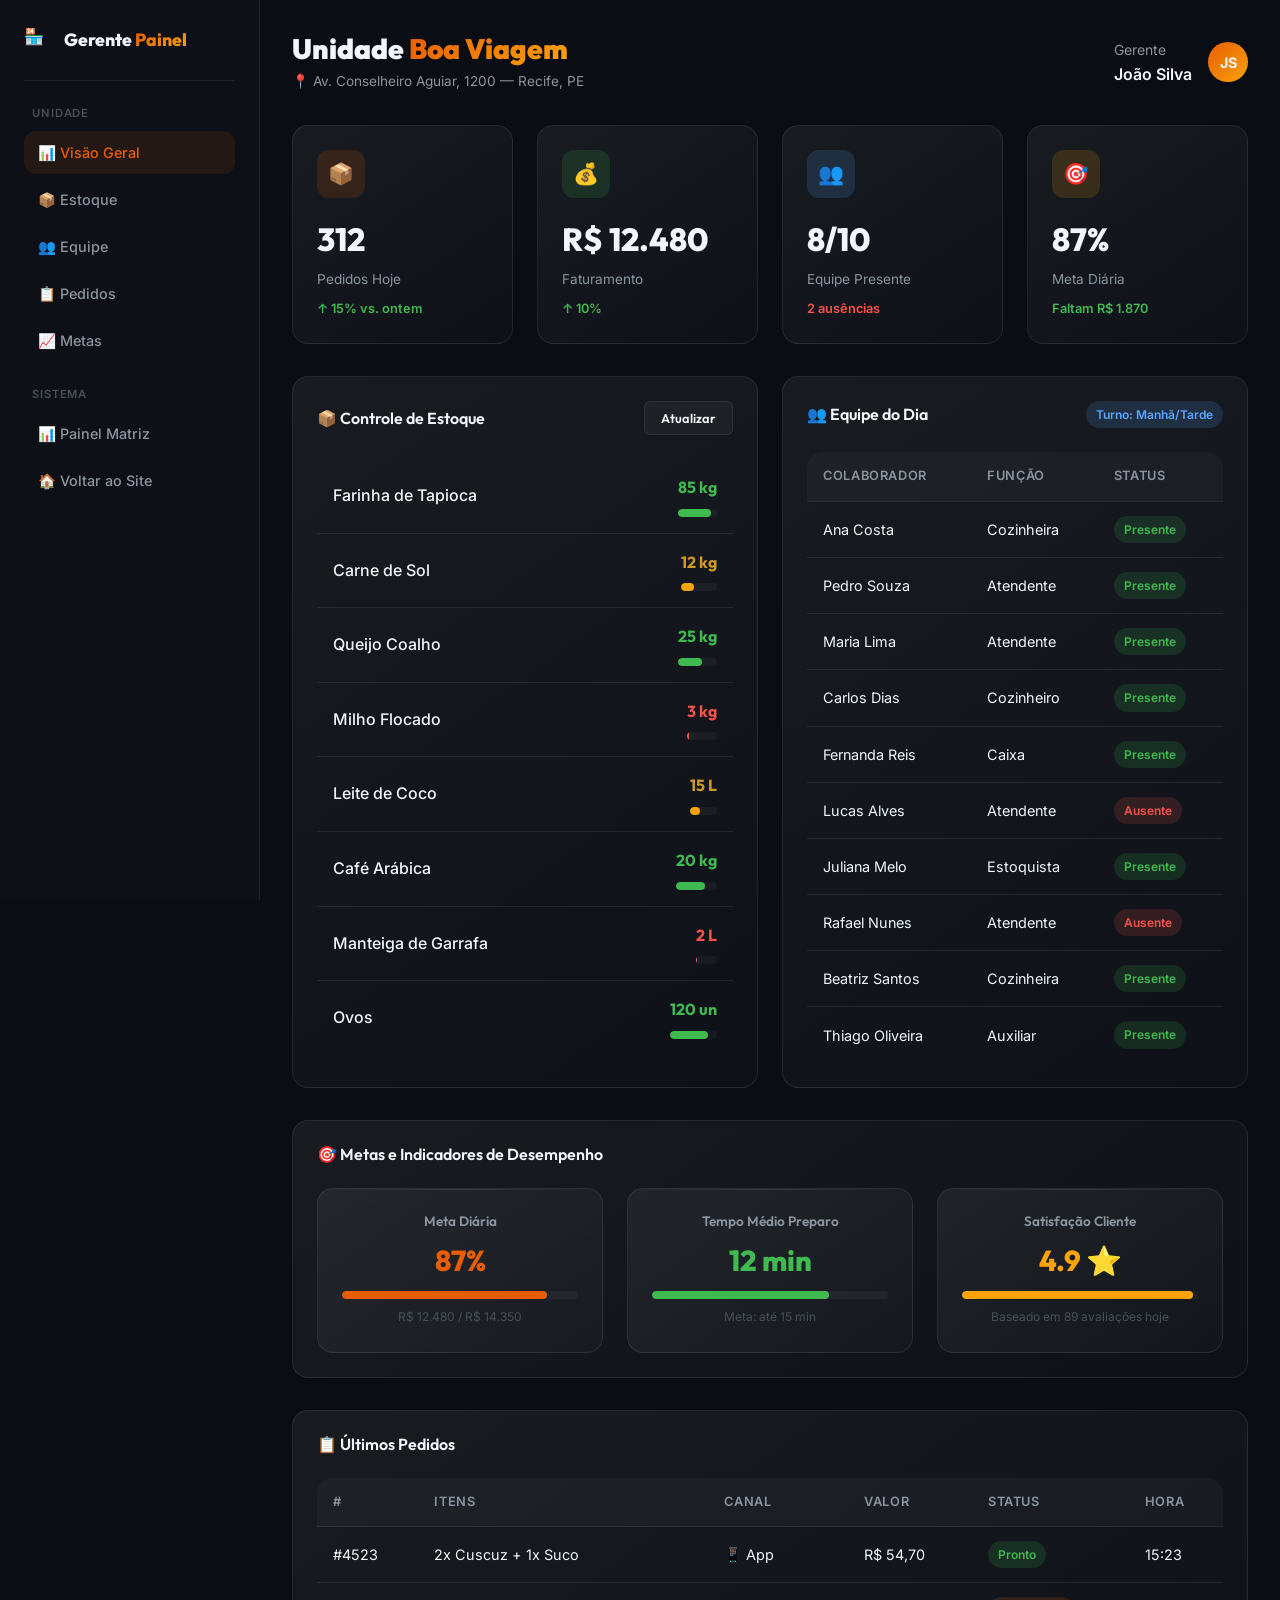
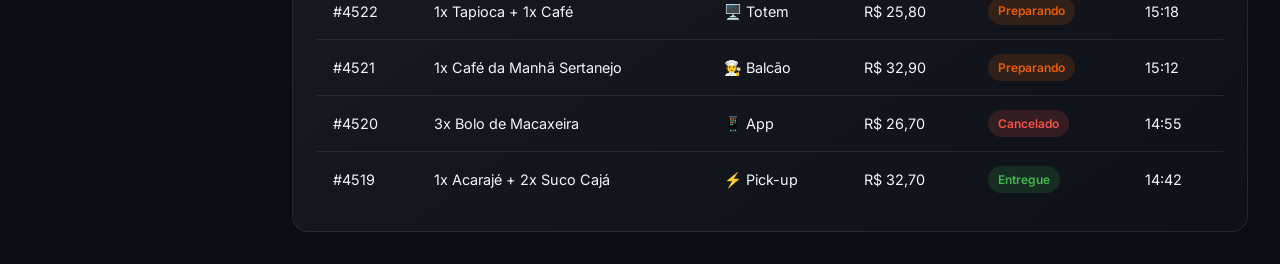
<file: Projeto Uninter/gerente.html>
<!DOCTYPE html>
<html lang="pt-BR">
<head>
  <meta charset="UTF-8">
  <meta name="viewport" content="width=device-width, initial-scale=1.0">
  <meta name="description" content="Painel do Gerente — Gestão da unidade, estoque, equipe e metas.">
  <title>Painel do Gerente — Raízes do Nordeste</title>
  <link rel="stylesheet" href="css/style.css">
  <link rel="stylesheet" href="css/responsive.css">
  <link rel="stylesheet" href="css/admin.css">
</head>
<body>
  <div class="admin-layout">
    <aside class="sidebar" id="gerenteSidebar">
      <div class="sidebar-brand">
        <div class="brand-icon" style="width:32px;height:32px;font-size:1rem;">🏪</div>
        <span>Gerente <span class="text-gradient">Painel</span></span>
      </div>
      <div class="sidebar-section-title">Unidade</div>
      <nav class="sidebar-nav">
        <a href="#" class="active">📊 Visão Geral</a>
        <a href="#">📦 Estoque</a>
        <a href="#">👥 Equipe</a>
        <a href="#">📋 Pedidos</a>
        <a href="#">📈 Metas</a>
      </nav>
      <div class="sidebar-section-title">Sistema</div>
      <nav class="sidebar-nav">
        <a href="admin.html">📊 Painel Matriz</a>
        <a href="index.html">🏠 Voltar ao Site</a>
      </nav>
    </aside>

    <main class="admin-main">
      <button class="btn btn-secondary btn-sm mb-lg" onclick="document.getElementById('gerenteSidebar').classList.toggle('open')" style="display:none;" id="sidebarToggle2">☰ Menu</button>

      <div class="admin-header">
        <div>
          <h1>Unidade <span class="text-gradient">Boa Viagem</span></h1>
          <p class="header-meta">📍 Av. Conselheiro Aguiar, 1200 — Recife, PE</p>
        </div>
        <div class="admin-user">
          <div>
            <span class="text-sm" style="color:var(--text-secondary);">Gerente</span>
            <div style="font-weight:600;">João Silva</div>
          </div>
          <div class="admin-avatar">JS</div>
        </div>
      </div>

      <!-- Stats -->
      <div class="stats-grid">
        <div class="stat-card"><div class="stat-icon orange">📦</div><div class="stat-value">312</div><div class="stat-label">Pedidos Hoje</div><div class="stat-change positive">↑ 15% vs. ontem</div></div>
        <div class="stat-card"><div class="stat-icon green">💰</div><div class="stat-value">R$ 12.480</div><div class="stat-label">Faturamento</div><div class="stat-change positive">↑ 10%</div></div>
        <div class="stat-card"><div class="stat-icon blue">👥</div><div class="stat-value">8/10</div><div class="stat-label">Equipe Presente</div><div class="stat-change negative">2 ausências</div></div>
        <div class="stat-card"><div class="stat-icon yellow">🎯</div><div class="stat-value">87%</div><div class="stat-label">Meta Diária</div><div class="stat-change positive">Faltam R$ 1.870</div></div>
      </div>

      <div class="manager-grid">
        <!-- Inventory -->
        <div class="chart-container">
          <div class="chart-header"><h4>📦 Controle de Estoque</h4><button class="btn btn-sm btn-secondary">Atualizar</button></div>
          <div class="inventory-item"><span class="inventory-name">Farinha de Tapioca</span><div><span class="inventory-qty ok">85 kg</span><div class="progress-bar"><div class="progress-fill green" style="width:85%"></div></div></div></div>
          <div class="inventory-item"><span class="inventory-name">Carne de Sol</span><div><span class="inventory-qty medium">12 kg</span><div class="progress-bar"><div class="progress-fill yellow" style="width:35%"></div></div></div></div>
          <div class="inventory-item"><span class="inventory-name">Queijo Coalho</span><div><span class="inventory-qty ok">25 kg</span><div class="progress-bar"><div class="progress-fill green" style="width:62%"></div></div></div></div>
          <div class="inventory-item"><span class="inventory-name">Milho Flocado</span><div><span class="inventory-qty low">3 kg</span><div class="progress-bar"><div class="progress-fill red" style="width:8%"></div></div></div></div>
          <div class="inventory-item"><span class="inventory-name">Leite de Coco</span><div><span class="inventory-qty medium">15 L</span><div class="progress-bar"><div class="progress-fill yellow" style="width:38%"></div></div></div></div>
          <div class="inventory-item"><span class="inventory-name">Café Arábica</span><div><span class="inventory-qty ok">20 kg</span><div class="progress-bar"><div class="progress-fill green" style="width:70%"></div></div></div></div>
          <div class="inventory-item"><span class="inventory-name">Manteiga de Garrafa</span><div><span class="inventory-qty low">2 L</span><div class="progress-bar"><div class="progress-fill red" style="width:5%"></div></div></div></div>
          <div class="inventory-item"><span class="inventory-name">Ovos</span><div><span class="inventory-qty ok">120 un</span><div class="progress-bar"><div class="progress-fill green" style="width:80%"></div></div></div></div>
        </div>

        <!-- Team -->
        <div class="chart-container">
          <div class="chart-header"><h4>👥 Equipe do Dia</h4><span class="badge badge-info">Turno: Manhã/Tarde</span></div>
          <div class="table-container" style="border:none;">
            <table>
              <thead><tr><th>Colaborador</th><th>Função</th><th>Status</th></tr></thead>
              <tbody>
                <tr><td>Ana Costa</td><td>Cozinheira</td><td><span class="badge badge-success">Presente</span></td></tr>
                <tr><td>Pedro Souza</td><td>Atendente</td><td><span class="badge badge-success">Presente</span></td></tr>
                <tr><td>Maria Lima</td><td>Atendente</td><td><span class="badge badge-success">Presente</span></td></tr>
                <tr><td>Carlos Dias</td><td>Cozinheiro</td><td><span class="badge badge-success">Presente</span></td></tr>
                <tr><td>Fernanda Reis</td><td>Caixa</td><td><span class="badge badge-success">Presente</span></td></tr>
                <tr><td>Lucas Alves</td><td>Atendente</td><td><span class="badge badge-error">Ausente</span></td></tr>
                <tr><td>Juliana Melo</td><td>Estoquista</td><td><span class="badge badge-success">Presente</span></td></tr>
                <tr><td>Rafael Nunes</td><td>Atendente</td><td><span class="badge badge-error">Ausente</span></td></tr>
                <tr><td>Beatriz Santos</td><td>Cozinheira</td><td><span class="badge badge-success">Presente</span></td></tr>
                <tr><td>Thiago Oliveira</td><td>Auxiliar</td><td><span class="badge badge-success">Presente</span></td></tr>
              </tbody>
            </table>
          </div>
        </div>
      </div>

      <!-- Performance / Goals -->
      <div class="chart-container mt-xl">
        <div class="chart-header"><h4>🎯 Metas e Indicadores de Desempenho</h4></div>
        <div class="grid grid-3" style="margin-top:var(--space-lg);">
          <div class="card" style="text-align:center;">
            <h4 style="color:var(--text-secondary);font-size:0.85rem;">Meta Diária</h4>
            <div style="font-family:var(--font-display);font-size:1.8rem;font-weight:800;color:var(--primary);margin:var(--space-sm) 0;">87%</div>
            <div class="progress-bar"><div class="progress-fill orange" style="width:87%"></div></div>
            <p class="text-xs mt-sm" style="color:var(--text-muted);">R$ 12.480 / R$ 14.350</p>
          </div>
          <div class="card" style="text-align:center;">
            <h4 style="color:var(--text-secondary);font-size:0.85rem;">Tempo Médio Preparo</h4>
            <div style="font-family:var(--font-display);font-size:1.8rem;font-weight:800;color:var(--success);margin:var(--space-sm) 0;">12 min</div>
            <div class="progress-bar"><div class="progress-fill green" style="width:75%"></div></div>
            <p class="text-xs mt-sm" style="color:var(--text-muted);">Meta: até 15 min</p>
          </div>
          <div class="card" style="text-align:center;">
            <h4 style="color:var(--text-secondary);font-size:0.85rem;">Satisfação Cliente</h4>
            <div style="font-family:var(--font-display);font-size:1.8rem;font-weight:800;color:var(--secondary);margin:var(--space-sm) 0;">4.9 ⭐</div>
            <div class="progress-bar"><div class="progress-fill yellow" style="width:98%"></div></div>
            <p class="text-xs mt-sm" style="color:var(--text-muted);">Baseado em 89 avaliações hoje</p>
          </div>
        </div>
      </div>

      <!-- Recent Orders -->
      <div class="chart-container mt-xl">
        <div class="chart-header"><h4>📋 Últimos Pedidos</h4></div>
        <div class="table-container" style="border:none;">
          <table>
            <thead><tr><th>#</th><th>Itens</th><th>Canal</th><th>Valor</th><th>Status</th><th>Hora</th></tr></thead>
            <tbody>
              <tr><td>#4523</td><td>2x Cuscuz + 1x Suco</td><td>📱 App</td><td>R$ 54,70</td><td><span class="badge badge-success">Pronto</span></td><td>15:23</td></tr>
              <tr><td>#4522</td><td>1x Tapioca + 1x Café</td><td>🖥️ Totem</td><td>R$ 25,80</td><td><span class="badge badge-primary">Preparando</span></td><td>15:18</td></tr>
              <tr><td>#4521</td><td>1x Café da Manhã Sertanejo</td><td>🧑‍🍳 Balcão</td><td>R$ 32,90</td><td><span class="badge badge-primary">Preparando</span></td><td>15:12</td></tr>
              <tr><td>#4520</td><td>3x Bolo de Macaxeira</td><td>📱 App</td><td>R$ 26,70</td><td><span class="badge badge-error">Cancelado</span></td><td>14:55</td></tr>
              <tr><td>#4519</td><td>1x Acarajé + 2x Suco Cajá</td><td>⚡ Pick-up</td><td>R$ 32,70</td><td><span class="badge badge-success">Entregue</span></td><td>14:42</td></tr>
            </tbody>
          </table>
        </div>
      </div>
    </main>
  </div>

  <script src="js/app.js"></script>
  <script>
    function checkMobile() {
      const toggle = document.getElementById('sidebarToggle2');
      if (toggle) toggle.style.display = window.innerWidth <= 1024 ? 'inline-flex' : 'none';
    }
    window.addEventListener('resize', checkMobile);
    document.addEventListener('DOMContentLoaded', checkMobile);
  </script>
</body>
</html>
</file>
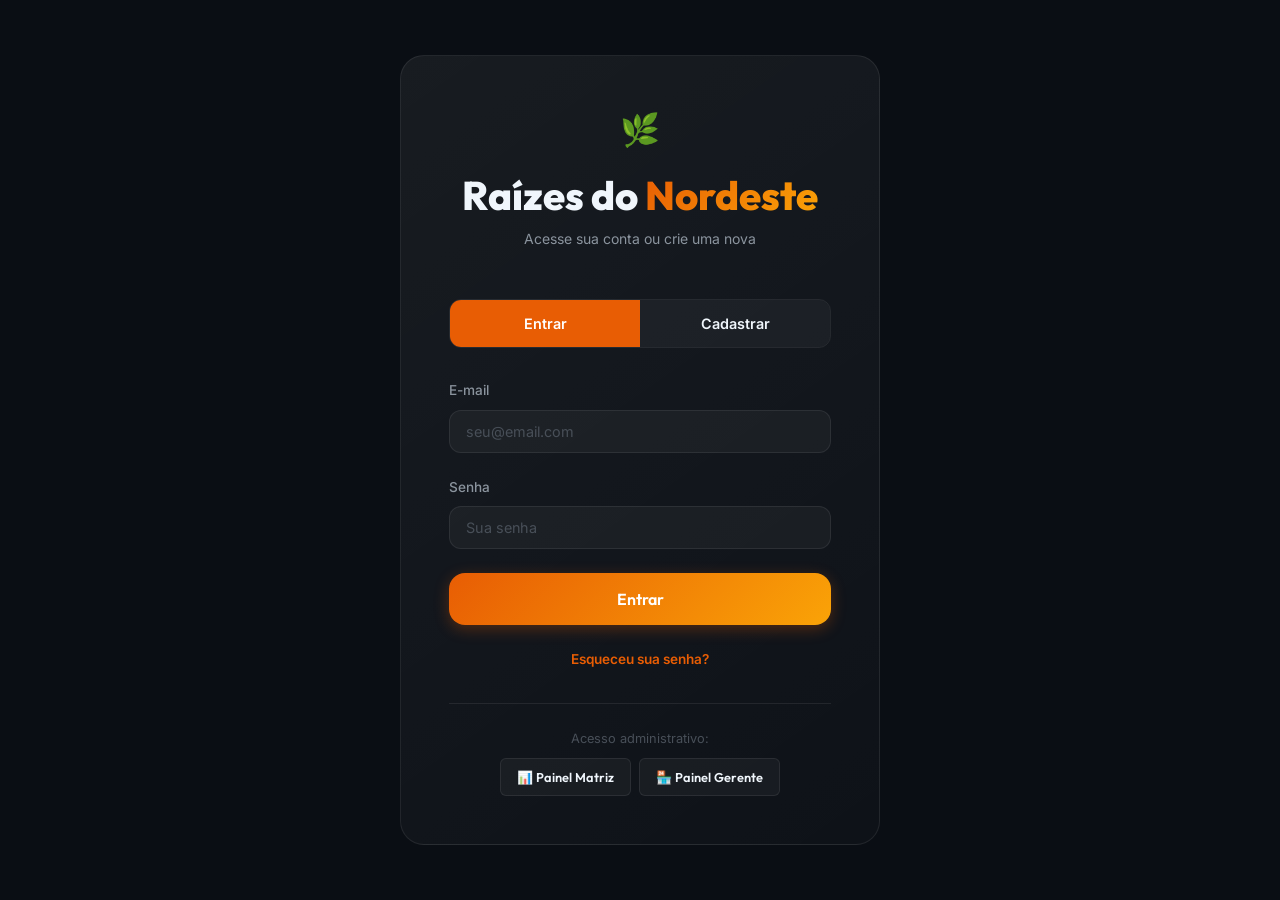
<file: Projeto Uninter/login.html>
<!DOCTYPE html>
<html lang="pt-BR">
<head>
  <meta charset="UTF-8">
  <meta name="viewport" content="width=device-width, initial-scale=1.0">
  <meta name="description" content="Login ou cadastre-se na Raízes do Nordeste para aproveitar o programa de fidelidade e acompanhar seus pedidos.">
  <title>Login — Raízes do Nordeste</title>
  <link rel="stylesheet" href="css/style.css">
  <link rel="stylesheet" href="css/responsive.css">
  <style>
    .auth-page { display: flex; align-items: center; justify-content: center; min-height: 100vh; padding: var(--space-xl); }
    .auth-container { width: 100%; max-width: 480px; }
    .auth-card { background: var(--gradient-card); border: 1px solid var(--border); border-radius: var(--radius-xl); padding: var(--space-2xl); }
    .auth-header { text-align: center; margin-bottom: var(--space-2xl); }
    .auth-header .brand { font-size: 2rem; margin-bottom: var(--space-md); }
    .auth-tabs { display: flex; border-radius: var(--radius-md); overflow: hidden; border: 1px solid var(--border); margin-bottom: var(--space-xl); }
    .auth-tab { flex: 1; padding: 12px; text-align: center; font-weight: 600; font-size: 0.9rem; cursor: pointer; background: var(--bg-card); transition: all var(--transition-fast); }
    .auth-tab.active { background: var(--primary); color: white; }
    .auth-tab:hover:not(.active) { background: var(--bg-card-hover); }

    .lgpd-notice { background: rgba(45,106,79,0.08); border: 1px solid rgba(45,106,79,0.15); border-radius: var(--radius-md); padding: var(--space-md); margin-bottom: var(--space-lg); }
    .lgpd-notice .lgpd-title { font-size: 0.85rem; font-weight: 600; color: var(--accent-light); margin-bottom: var(--space-xs); display: flex; align-items: center; gap: var(--space-sm); }
    .lgpd-notice p { font-size: 0.8rem; color: var(--text-secondary); }

    .auth-footer { text-align: center; margin-top: var(--space-lg); font-size: 0.85rem; color: var(--text-secondary); }
    .auth-footer a { color: var(--primary); font-weight: 600; }

    .admin-access { margin-top: var(--space-xl); padding-top: var(--space-lg); border-top: 1px solid var(--border); text-align: center; }
    .admin-access p { font-size: 0.8rem; margin-bottom: var(--space-sm); }
    .admin-links { display: flex; gap: var(--space-sm); justify-content: center; }
  </style>
</head>
<body>
  <div class="auth-page">
    <div class="auth-container">
      <div class="auth-card">
        <div class="auth-header">
          <div class="brand">🌿</div>
          <h2>Raízes do <span class="text-gradient">Nordeste</span></h2>
          <p class="text-sm mt-sm" style="color:var(--text-secondary)">Acesse sua conta ou crie uma nova</p>
        </div>

        <div class="auth-tabs">
          <div class="auth-tab active" onclick="showTab('login')">Entrar</div>
          <div class="auth-tab" onclick="showTab('register')">Cadastrar</div>
        </div>

        <!-- Login Form -->
        <form id="loginForm" onsubmit="handleLogin(event)">
          <div class="form-group">
            <label class="form-label">E-mail</label>
            <input type="email" class="form-input" placeholder="seu@email.com" id="loginEmail" required>
          </div>
          <div class="form-group">
            <label class="form-label">Senha</label>
            <input type="password" class="form-input" placeholder="Sua senha" id="loginPassword" required>
          </div>
          <button type="submit" class="btn btn-primary btn-lg btn-full">Entrar</button>
          <div class="auth-footer">
            <a href="#">Esqueceu sua senha?</a>
          </div>
        </form>

        <!-- Register Form -->
        <form id="registerForm" style="display:none;" onsubmit="handleRegister(event)">
          <div class="form-group">
            <label class="form-label">Nome completo</label>
            <input type="text" class="form-input" placeholder="Seu nome" id="regName" required>
          </div>
          <div class="form-group">
            <label class="form-label">CPF</label>
            <input type="text" class="form-input" placeholder="000.000.000-00" id="regCpf" maxlength="14" oninput="formatCpf(this)" required>
          </div>
          <div class="form-group">
            <label class="form-label">E-mail</label>
            <input type="email" class="form-input" placeholder="seu@email.com" id="regEmail" required>
          </div>
          <div class="form-group">
            <label class="form-label">Telefone</label>
            <input type="tel" class="form-input" placeholder="(00) 00000-0000" id="regPhone" maxlength="15" oninput="formatPhone(this)">
          </div>
          <div class="form-group">
            <label class="form-label">Senha</label>
            <input type="password" class="form-input" placeholder="Mínimo 6 caracteres" id="regPassword" required minlength="6">
          </div>
          <div class="form-group">
            <label class="form-label">Confirmar Senha</label>
            <input type="password" class="form-input" placeholder="Repita a senha" id="regPasswordConfirm" required>
          </div>

          <!-- LGPD Consent -->
          <div class="lgpd-notice">
            <div class="lgpd-title">🔒 Proteção de Dados (LGPD)</div>
            <p>Seus dados pessoais serão tratados conforme a Lei Geral de Proteção de Dados (Lei nº 13.709/2018). Utilizaremos suas informações exclusivamente para:</p>
            <ul style="font-size:0.8rem; color:var(--text-secondary); padding-left:var(--space-md); margin:var(--space-sm) 0;">
              <li>• Processamento de pedidos e comunicações relacionadas</li>
              <li>• Programa de fidelidade e promoções personalizadas</li>
              <li>• Melhoria contínua dos nossos serviços</li>
            </ul>
          </div>

          <div class="form-group">
            <label class="form-checkbox">
              <input type="checkbox" id="lgpdRegConsent" required>
              <span class="text-sm">Li e aceito a <a href="#" style="color:var(--primary)">Política de Privacidade</a> e autorizo o tratamento dos meus dados pessoais conforme a LGPD. *</span>
            </label>
          </div>

          <div class="form-group">
            <label class="form-checkbox">
              <input type="checkbox" id="marketingConsent">
              <span class="text-sm">Desejo receber ofertas e novidades por e-mail e SMS (opcional).</span>
            </label>
          </div>

          <button type="submit" class="btn btn-primary btn-lg btn-full">Criar Conta</button>
        </form>

        <!-- Admin / Manager links -->
        <div class="admin-access">
          <p style="color:var(--text-muted);">Acesso administrativo:</p>
          <div class="admin-links">
            <a href="admin.html" class="btn btn-sm btn-secondary">📊 Painel Matriz</a>
            <a href="gerente.html" class="btn btn-sm btn-secondary">🏪 Painel Gerente</a>
          </div>
        </div>
      </div>
    </div>
  </div>

  <script src="js/app.js"></script>
  <script>
    function showTab(tab) {
      document.querySelectorAll('.auth-tab').forEach((t, i) => {
        t.classList.toggle('active', (tab === 'login' && i === 0) || (tab === 'register' && i === 1));
      });
      document.getElementById('loginForm').style.display = tab === 'login' ? 'block' : 'none';
      document.getElementById('registerForm').style.display = tab === 'register' ? 'block' : 'none';
    }

    function formatCpf(input) {
      let v = input.value.replace(/\D/g, '');
      v = v.replace(/(\d{3})(\d)/, '$1.$2');
      v = v.replace(/(\d{3})(\d)/, '$1.$2');
      v = v.replace(/(\d{3})(\d{1,2})$/, '$1-$2');
      input.value = v;
    }

    function formatPhone(input) {
      let v = input.value.replace(/\D/g, '');
      v = v.replace(/(\d{2})(\d)/, '($1) $2');
      v = v.replace(/(\d{5})(\d)/, '$1-$2');
      input.value = v;
    }

    function handleLogin(e) {
      e.preventDefault();
      const email = document.getElementById('loginEmail').value;
      // Simulate login
      const user = { name: email.split('@')[0], email, points: 150, level: 'Prata' };
      Auth.login(user);
      Toast.show('Login realizado com sucesso!', 'success');
      setTimeout(() => window.location.href = 'index.html', 1000);
    }

    function handleRegister(e) {
      e.preventDefault();
      const name = document.getElementById('regName').value;
      const email = document.getElementById('regEmail').value;
      const password = document.getElementById('regPassword').value;
      const confirm = document.getElementById('regPasswordConfirm').value;
      const consent = document.getElementById('lgpdRegConsent').checked;

      if (password !== confirm) { Toast.show('As senhas não coincidem.', 'error'); return; }
      if (!consent) { Toast.show('Você precisa aceitar a Política de Privacidade.', 'error'); return; }

      const user = { name, email, points: 0, level: 'Bronze', joined: new Date().toISOString() };
      Auth.login(user);
      Toast.show('Conta criada com sucesso! Bem-vindo(a)!', 'success');
      setTimeout(() => window.location.href = 'index.html', 1000);
    }

    // Redirect if already logged in
    document.addEventListener('DOMContentLoaded', () => {
      if (Auth.isLoggedIn()) {
        Toast.show('Você já está logado.', 'info');
      }
    });
  </script>
</body>
</html>
</file>
<file: Projeto Uninter/css/style.css>
/* ============================================
   RAÍZES DO NORDESTE — Design System
   Tema: Dark Mode + Glassmorphism + Nordeste
   ============================================ */

@import url('https://fonts.googleapis.com/css2?family=Inter:wght@300;400;500;600;700&family=Outfit:wght@400;500;600;700;800;900&display=swap');

/* ---------- CSS Variables ---------- */
:root {
  /* Primary palette — Nordeste */
  --primary: #E85D04;
  --primary-light: #F48C06;
  --primary-dark: #C24A03;
  --secondary: #FAA307;
  --secondary-light: #FFBA08;
  --accent: #2D6A4F;
  --accent-light: #40916C;

  /* Backgrounds */
  --bg-dark: #0A0E14;
  --bg-surface: #0D1117;
  --bg-card: rgba(255, 255, 255, 0.04);
  --bg-card-hover: rgba(255, 255, 255, 0.08);
  --bg-glass: rgba(13, 17, 23, 0.75);
  --bg-overlay: rgba(0, 0, 0, 0.6);

  /* Text */
  --text-primary: #F0F6FC;
  --text-secondary: #8B949E;
  --text-muted: #484F58;
  --text-accent: #E85D04;

  /* Status */
  --success: #3FB950;
  --error: #F85149;
  --warning: #D29922;
  --info: #58A6FF;

  /* Borders */
  --border: rgba(255, 255, 255, 0.08);
  --border-hover: rgba(255, 255, 255, 0.15);

  /* Shadows */
  --shadow-sm: 0 1px 3px rgba(0, 0, 0, 0.3);
  --shadow-md: 0 4px 12px rgba(0, 0, 0, 0.4);
  --shadow-lg: 0 8px 32px rgba(0, 0, 0, 0.5);
  --shadow-glow: 0 0 20px rgba(232, 93, 4, 0.3);

  /* Gradients */
  --gradient-primary: linear-gradient(135deg, #E85D04, #FAA307);
  --gradient-dark: linear-gradient(180deg, #0A0E14 0%, #0D1117 100%);
  --gradient-card: linear-gradient(145deg, rgba(255,255,255,0.06), rgba(255,255,255,0.02));
  --gradient-hero: linear-gradient(135deg, rgba(232, 93, 4, 0.15), rgba(45, 106, 79, 0.1));

  /* Typography */
  --font-display: 'Outfit', sans-serif;
  --font-body: 'Inter', sans-serif;

  /* Spacing */
  --space-xs: 4px;
  --space-sm: 8px;
  --space-md: 16px;
  --space-lg: 24px;
  --space-xl: 32px;
  --space-2xl: 48px;
  --space-3xl: 64px;

  /* Radius */
  --radius-sm: 6px;
  --radius-md: 12px;
  --radius-lg: 16px;
  --radius-xl: 24px;
  --radius-full: 9999px;

  /* Transitions */
  --transition-fast: 150ms ease;
  --transition-base: 250ms ease;
  --transition-slow: 400ms cubic-bezier(0.4, 0, 0.2, 1);

  /* Layout */
  --container-max: 1200px;
  --navbar-height: 72px;
}

/* ---------- Reset & Base ---------- */
*,
*::before,
*::after {
  margin: 0;
  padding: 0;
  box-sizing: border-box;
}

html {
  scroll-behavior: smooth;
  font-size: 16px;
}

body {
  font-family: var(--font-body);
  background: var(--bg-dark);
  color: var(--text-primary);
  line-height: 1.6;
  min-height: 100vh;
  overflow-x: hidden;
  -webkit-font-smoothing: antialiased;
  -moz-osx-font-smoothing: grayscale;
}

a {
  text-decoration: none;
  color: inherit;
  transition: color var(--transition-fast);
}

a:hover {
  color: var(--primary);
}

img {
  max-width: 100%;
  display: block;
}

ul, ol {
  list-style: none;
}

button, input, select, textarea {
  font-family: inherit;
  font-size: inherit;
  border: none;
  outline: none;
  background: none;
  color: inherit;
}

button {
  cursor: pointer;
}

/* ---------- Typography ---------- */
h1, h2, h3, h4, h5, h6 {
  font-family: var(--font-display);
  font-weight: 700;
  line-height: 1.2;
  color: var(--text-primary);
}

h1 { font-size: clamp(2rem, 5vw, 3.5rem); font-weight: 900; }
h2 { font-size: clamp(1.5rem, 3.5vw, 2.5rem); font-weight: 800; }
h3 { font-size: clamp(1.25rem, 2.5vw, 1.75rem); font-weight: 700; }
h4 { font-size: 1.25rem; font-weight: 600; }
h5 { font-size: 1rem; font-weight: 600; }

p {
  color: var(--text-secondary);
  line-height: 1.7;
}

.text-gradient {
  background: var(--gradient-primary);
  -webkit-background-clip: text;
  -webkit-text-fill-color: transparent;
  background-clip: text;
}

.text-sm { font-size: 0.875rem; }
.text-xs { font-size: 0.75rem; }
.text-lg { font-size: 1.125rem; }

/* ---------- Layout ---------- */
.container {
  max-width: var(--container-max);
  margin: 0 auto;
  padding: 0 var(--space-lg);
}

.section {
  padding: var(--space-3xl) 0;
}

.page-content {
  padding-top: calc(var(--navbar-height) + var(--space-xl));
  min-height: 100vh;
}

.grid {
  display: grid;
  gap: var(--space-lg);
}

.grid-2 { grid-template-columns: repeat(2, 1fr); }
.grid-3 { grid-template-columns: repeat(3, 1fr); }
.grid-4 { grid-template-columns: repeat(4, 1fr); }

.flex {
  display: flex;
  align-items: center;
}

.flex-between {
  display: flex;
  align-items: center;
  justify-content: space-between;
}

.flex-center {
  display: flex;
  align-items: center;
  justify-content: center;
}

.flex-col {
  display: flex;
  flex-direction: column;
}

.gap-sm { gap: var(--space-sm); }
.gap-md { gap: var(--space-md); }
.gap-lg { gap: var(--space-lg); }
.gap-xl { gap: var(--space-xl); }

/* ---------- Navbar ---------- */
.navbar {
  position: fixed;
  top: 0;
  left: 0;
  right: 0;
  height: var(--navbar-height);
  background: var(--bg-glass);
  backdrop-filter: blur(20px);
  -webkit-backdrop-filter: blur(20px);
  border-bottom: 1px solid var(--border);
  z-index: 1000;
  transition: all var(--transition-base);
}

.navbar .container {
  height: 100%;
  display: flex;
  align-items: center;
  justify-content: space-between;
}

.navbar-brand {
  display: flex;
  align-items: center;
  gap: var(--space-sm);
  font-family: var(--font-display);
  font-weight: 800;
  font-size: 1.35rem;
}

.navbar-brand .brand-icon {
  width: 40px;
  height: 40px;
  border-radius: var(--radius-md);
  background: var(--gradient-primary);
  display: flex;
  align-items: center;
  justify-content: center;
  font-size: 1.3rem;
}

.navbar-nav {
  display: flex;
  align-items: center;
  gap: var(--space-xl);
}

.navbar-nav a {
  font-size: 0.9rem;
  font-weight: 500;
  color: var(--text-secondary);
  transition: color var(--transition-fast);
  position: relative;
}

.navbar-nav a::after {
  content: '';
  position: absolute;
  bottom: -4px;
  left: 0;
  width: 0;
  height: 2px;
  background: var(--gradient-primary);
  border-radius: var(--radius-full);
  transition: width var(--transition-base);
}

.navbar-nav a:hover,
.navbar-nav a.active {
  color: var(--text-primary);
}

.navbar-nav a:hover::after,
.navbar-nav a.active::after {
  width: 100%;
}

.navbar-actions {
  display: flex;
  align-items: center;
  gap: var(--space-md);
}

.cart-btn {
  position: relative;
  width: 42px;
  height: 42px;
  border-radius: var(--radius-md);
  background: var(--bg-card);
  border: 1px solid var(--border);
  display: flex;
  align-items: center;
  justify-content: center;
  font-size: 1.1rem;
  transition: all var(--transition-fast);
}

.cart-btn:hover {
  background: var(--bg-card-hover);
  border-color: var(--border-hover);
}

.cart-badge {
  position: absolute;
  top: -5px;
  right: -5px;
  width: 20px;
  height: 20px;
  border-radius: 50%;
  background: var(--primary);
  color: white;
  font-size: 0.7rem;
  font-weight: 700;
  display: flex;
  align-items: center;
  justify-content: center;
}

.mobile-toggle {
  display: none;
  flex-direction: column;
  gap: 5px;
  cursor: pointer;
  padding: var(--space-sm);
}

.mobile-toggle span {
  display: block;
  width: 24px;
  height: 2px;
  background: var(--text-primary);
  border-radius: 2px;
  transition: all var(--transition-fast);
}

/* ---------- Buttons ---------- */
.btn {
  display: inline-flex;
  align-items: center;
  justify-content: center;
  gap: var(--space-sm);
  padding: 12px 24px;
  border-radius: var(--radius-md);
  font-family: var(--font-display);
  font-weight: 600;
  font-size: 0.9rem;
  transition: all var(--transition-base);
  border: none;
  cursor: pointer;
  white-space: nowrap;
}

.btn-primary {
  background: var(--gradient-primary);
  color: white;
  box-shadow: 0 4px 15px rgba(232, 93, 4, 0.3);
}

.btn-primary:hover {
  transform: translateY(-2px);
  box-shadow: 0 6px 25px rgba(232, 93, 4, 0.45);
}

.btn-secondary {
  background: var(--bg-card);
  color: var(--text-primary);
  border: 1px solid var(--border);
}

.btn-secondary:hover {
  background: var(--bg-card-hover);
  border-color: var(--border-hover);
}

.btn-outline {
  background: transparent;
  color: var(--primary);
  border: 1px solid var(--primary);
}

.btn-outline:hover {
  background: var(--primary);
  color: white;
}

.btn-success {
  background: var(--success);
  color: white;
}

.btn-sm {
  padding: 8px 16px;
  font-size: 0.8rem;
  border-radius: var(--radius-sm);
}

.btn-lg {
  padding: 16px 32px;
  font-size: 1rem;
  border-radius: var(--radius-lg);
}

.btn-full {
  width: 100%;
}

.btn:active {
  transform: scale(0.97);
}

/* ---------- Cards ---------- */
.card {
  background: var(--gradient-card);
  border: 1px solid var(--border);
  border-radius: var(--radius-lg);
  padding: var(--space-lg);
  transition: all var(--transition-base);
  position: relative;
  overflow: hidden;
}

.card::before {
  content: '';
  position: absolute;
  top: 0;
  left: 0;
  right: 0;
  height: 1px;
  background: linear-gradient(90deg, transparent, rgba(255,255,255,0.1), transparent);
}

.card:hover {
  border-color: var(--border-hover);
  background: var(--bg-card-hover);
  transform: translateY(-2px);
  box-shadow: var(--shadow-lg);
}

.card-glass {
  background: var(--bg-glass);
  backdrop-filter: blur(20px);
  -webkit-backdrop-filter: blur(20px);
  border: 1px solid var(--border);
  border-radius: var(--radius-lg);
  padding: var(--space-lg);
}

/* ---------- Product Card ---------- */
.product-card {
  background: var(--gradient-card);
  border: 1px solid var(--border);
  border-radius: var(--radius-lg);
  overflow: hidden;
  transition: all var(--transition-base);
}

.product-card:hover {
  border-color: var(--primary);
  transform: translateY(-4px);
  box-shadow: var(--shadow-glow);
}

.product-card .product-img {
  width: 100%;
  height: 200px;
  object-fit: cover;
  border-bottom: 1px solid var(--border);
}

.product-card .product-info {
  padding: var(--space-md);
}

.product-card .product-name {
  font-family: var(--font-display);
  font-weight: 600;
  font-size: 1.05rem;
  margin-bottom: var(--space-xs);
}

.product-card .product-desc {
  font-size: 0.85rem;
  color: var(--text-secondary);
  margin-bottom: var(--space-md);
  display: -webkit-box;
  -webkit-line-clamp: 2;
  -webkit-box-orient: vertical;
  overflow: hidden;
}

.product-card .product-footer {
  display: flex;
  align-items: center;
  justify-content: space-between;
}

.product-card .product-price {
  font-family: var(--font-display);
  font-weight: 700;
  font-size: 1.2rem;
  color: var(--primary);
}

.product-card .product-price small {
  font-size: 0.75rem;
  color: var(--text-muted);
  font-weight: 400;
}

/* ---------- Forms ---------- */
.form-group {
  margin-bottom: var(--space-lg);
}

.form-label {
  display: block;
  font-size: 0.85rem;
  font-weight: 500;
  color: var(--text-secondary);
  margin-bottom: var(--space-sm);
}

.form-input,
.form-select {
  width: 100%;
  padding: 12px 16px;
  background: var(--bg-card);
  border: 1px solid var(--border);
  border-radius: var(--radius-md);
  color: var(--text-primary);
  font-size: 0.9rem;
  transition: all var(--transition-fast);
}

.form-input:focus,
.form-select:focus {
  border-color: var(--primary);
  box-shadow: 0 0 0 3px rgba(232, 93, 4, 0.15);
  outline: none;
}

.form-input::placeholder {
  color: var(--text-muted);
}

.form-checkbox {
  display: flex;
  align-items: flex-start;
  gap: var(--space-sm);
  cursor: pointer;
}

.form-checkbox input[type="checkbox"] {
  width: 18px;
  height: 18px;
  border-radius: var(--radius-sm);
  accent-color: var(--primary);
  margin-top: 2px;
  flex-shrink: 0;
}

.form-error {
  font-size: 0.8rem;
  color: var(--error);
  margin-top: var(--space-xs);
}

/* ---------- Badges ---------- */
.badge {
  display: inline-flex;
  align-items: center;
  gap: 4px;
  padding: 4px 10px;
  border-radius: var(--radius-full);
  font-size: 0.75rem;
  font-weight: 600;
}

.badge-primary {
  background: rgba(232, 93, 4, 0.15);
  color: var(--primary);
}

.badge-success {
  background: rgba(63, 185, 80, 0.15);
  color: var(--success);
}

.badge-warning {
  background: rgba(210, 153, 34, 0.15);
  color: var(--warning);
}

.badge-error {
  background: rgba(248, 81, 73, 0.15);
  color: var(--error);
}

.badge-info {
  background: rgba(88, 166, 255, 0.15);
  color: var(--info);
}

/* ---------- Status Steps ---------- */
.status-steps {
  display: flex;
  align-items: center;
  gap: 0;
  padding: var(--space-lg) 0;
}

.status-step {
  display: flex;
  flex-direction: column;
  align-items: center;
  gap: var(--space-sm);
  flex: 1;
  position: relative;
}

.status-step::before {
  content: '';
  position: absolute;
  top: 20px;
  left: -50%;
  width: 100%;
  height: 3px;
  background: var(--border);
  z-index: 0;
}

.status-step:first-child::before {
  display: none;
}

.status-step.completed::before {
  background: var(--success);
}

.status-step.active::before {
  background: var(--gradient-primary);
}

.status-dot {
  width: 40px;
  height: 40px;
  border-radius: 50%;
  background: var(--bg-card);
  border: 2px solid var(--border);
  display: flex;
  align-items: center;
  justify-content: center;
  font-size: 1rem;
  z-index: 1;
  transition: all var(--transition-base);
}

.status-step.completed .status-dot {
  background: var(--success);
  border-color: var(--success);
  color: white;
}

.status-step.active .status-dot {
  background: var(--primary);
  border-color: var(--primary);
  color: white;
  box-shadow: 0 0 15px rgba(232, 93, 4, 0.4);
  animation: pulse-glow 2s ease-in-out infinite;
}

.status-label {
  font-size: 0.8rem;
  color: var(--text-muted);
  font-weight: 500;
  text-align: center;
}

.status-step.completed .status-label,
.status-step.active .status-label {
  color: var(--text-primary);
}

/* ---------- Tables ---------- */
.table-container {
  overflow-x: auto;
  border-radius: var(--radius-lg);
  border: 1px solid var(--border);
}

table {
  width: 100%;
  border-collapse: collapse;
}

thead {
  background: rgba(255, 255, 255, 0.03);
}

th {
  padding: 14px 16px;
  text-align: left;
  font-size: 0.8rem;
  font-weight: 600;
  color: var(--text-secondary);
  text-transform: uppercase;
  letter-spacing: 0.05em;
  border-bottom: 1px solid var(--border);
}

td {
  padding: 14px 16px;
  font-size: 0.9rem;
  border-bottom: 1px solid var(--border);
}

tr:last-child td {
  border-bottom: none;
}

tr:hover td {
  background: var(--bg-card);
}

/* ---------- Stats Card ---------- */
.stat-card {
  background: var(--gradient-card);
  border: 1px solid var(--border);
  border-radius: var(--radius-lg);
  padding: var(--space-lg);
  position: relative;
  overflow: hidden;
}

.stat-card .stat-icon {
  width: 48px;
  height: 48px;
  border-radius: var(--radius-md);
  display: flex;
  align-items: center;
  justify-content: center;
  font-size: 1.3rem;
  margin-bottom: var(--space-md);
}

.stat-card .stat-value {
  font-family: var(--font-display);
  font-size: 2rem;
  font-weight: 800;
  margin-bottom: var(--space-xs);
}

.stat-card .stat-label {
  font-size: 0.85rem;
  color: var(--text-secondary);
}

.stat-card .stat-change {
  font-size: 0.8rem;
  font-weight: 600;
  margin-top: var(--space-sm);
}

.stat-change.positive { color: var(--success); }
.stat-change.negative { color: var(--error); }

/* ---------- Footer ---------- */
.footer {
  background: var(--bg-surface);
  border-top: 1px solid var(--border);
  padding: var(--space-3xl) 0 var(--space-xl);
  margin-top: var(--space-3xl);
}

.footer-grid {
  display: grid;
  grid-template-columns: 2fr 1fr 1fr 1fr;
  gap: var(--space-2xl);
  margin-bottom: var(--space-2xl);
}

.footer-brand {
  font-family: var(--font-display);
  font-weight: 800;
  font-size: 1.3rem;
  margin-bottom: var(--space-md);
}

.footer-desc {
  font-size: 0.85rem;
  color: var(--text-secondary);
  line-height: 1.7;
}

.footer-title {
  font-family: var(--font-display);
  font-weight: 600;
  font-size: 0.9rem;
  margin-bottom: var(--space-md);
  color: var(--text-primary);
}

.footer-links li {
  margin-bottom: var(--space-sm);
}

.footer-links a {
  font-size: 0.85rem;
  color: var(--text-secondary);
}

.footer-links a:hover {
  color: var(--primary);
}

.footer-bottom {
  padding-top: var(--space-lg);
  border-top: 1px solid var(--border);
  display: flex;
  justify-content: space-between;
  align-items: center;
  font-size: 0.8rem;
  color: var(--text-muted);
}

/* ---------- LGPD Cookie Banner ---------- */
.cookie-banner {
  position: fixed;
  bottom: 0;
  left: 0;
  right: 0;
  background: var(--bg-glass);
  backdrop-filter: blur(20px);
  -webkit-backdrop-filter: blur(20px);
  border-top: 1px solid var(--border);
  padding: var(--space-lg);
  z-index: 2000;
  transform: translateY(100%);
  transition: transform var(--transition-slow);
}

.cookie-banner.show {
  transform: translateY(0);
}

.cookie-content {
  max-width: var(--container-max);
  margin: 0 auto;
  display: flex;
  align-items: center;
  justify-content: space-between;
  gap: var(--space-lg);
}

.cookie-content p {
  font-size: 0.85rem;
  flex: 1;
}

.cookie-actions {
  display: flex;
  gap: var(--space-sm);
  flex-shrink: 0;
}

/* ---------- Animations ---------- */
@keyframes fadeInUp {
  from { opacity: 0; transform: translateY(30px); }
  to { opacity: 1; transform: translateY(0); }
}

@keyframes fadeIn {
  from { opacity: 0; }
  to { opacity: 1; }
}

@keyframes slideInLeft {
  from { opacity: 0; transform: translateX(-30px); }
  to { opacity: 1; transform: translateX(0); }
}

@keyframes slideInRight {
  from { opacity: 0; transform: translateX(30px); }
  to { opacity: 1; transform: translateX(0); }
}

@keyframes pulse-glow {
  0%, 100% { box-shadow: 0 0 15px rgba(232, 93, 4, 0.4); }
  50% { box-shadow: 0 0 30px rgba(232, 93, 4, 0.7); }
}

@keyframes float {
  0%, 100% { transform: translateY(0); }
  50% { transform: translateY(-10px); }
}

@keyframes shimmer {
  0% { background-position: -200% center; }
  100% { background-position: 200% center; }
}

@keyframes spin {
  to { transform: rotate(360deg); }
}

.animate-in {
  animation: fadeInUp 0.6s ease forwards;
  opacity: 0;
}

.animate-in:nth-child(2) { animation-delay: 0.1s; }
.animate-in:nth-child(3) { animation-delay: 0.2s; }
.animate-in:nth-child(4) { animation-delay: 0.3s; }
.animate-in:nth-child(5) { animation-delay: 0.4s; }
.animate-in:nth-child(6) { animation-delay: 0.5s; }

/* ---------- Scrollbar ---------- */
::-webkit-scrollbar {
  width: 8px;
}

::-webkit-scrollbar-track {
  background: var(--bg-dark);
}

::-webkit-scrollbar-thumb {
  background: var(--text-muted);
  border-radius: var(--radius-full);
}

::-webkit-scrollbar-thumb:hover {
  background: var(--text-secondary);
}

/* ---------- Utility ---------- */
.sr-only {
  position: absolute;
  width: 1px;
  height: 1px;
  padding: 0;
  margin: -1px;
  overflow: hidden;
  clip: rect(0, 0, 0, 0);
  white-space: nowrap;
  border-width: 0;
}

.text-center { text-align: center; }
.text-right { text-align: right; }
.mt-sm { margin-top: var(--space-sm); }
.mt-md { margin-top: var(--space-md); }
.mt-lg { margin-top: var(--space-lg); }
.mt-xl { margin-top: var(--space-xl); }
.mb-sm { margin-bottom: var(--space-sm); }
.mb-md { margin-bottom: var(--space-md); }
.mb-lg { margin-bottom: var(--space-lg); }
.mb-xl { margin-bottom: var(--space-xl); }

/* ---------- Loading Spinner ---------- */
.spinner {
  width: 40px;
  height: 40px;
  border: 3px solid var(--border);
  border-top-color: var(--primary);
  border-radius: 50%;
  animation: spin 0.8s linear infinite;
}

/* ---------- Toast / Notification ---------- */
.toast-container {
  position: fixed;
  top: calc(var(--navbar-height) + var(--space-md));
  right: var(--space-lg);
  z-index: 3000;
  display: flex;
  flex-direction: column;
  gap: var(--space-sm);
}

.toast {
  background: var(--bg-glass);
  backdrop-filter: blur(20px);
  border: 1px solid var(--border);
  border-radius: var(--radius-md);
  padding: 14px 20px;
  display: flex;
  align-items: center;
  gap: var(--space-sm);
  min-width: 300px;
  animation: slideInRight 0.3s ease;
  font-size: 0.9rem;
}

.toast.success { border-left: 3px solid var(--success); }
.toast.error { border-left: 3px solid var(--error); }
.toast.warning { border-left: 3px solid var(--warning); }
.toast.info { border-left: 3px solid var(--info); }

/* ---------- Modal ---------- */
.modal-overlay {
  position: fixed;
  inset: 0;
  background: var(--bg-overlay);
  backdrop-filter: blur(5px);
  z-index: 5000;
  display: flex;
  align-items: center;
  justify-content: center;
  opacity: 0;
  pointer-events: none;
  transition: opacity var(--transition-base);
}

.modal-overlay.active {
  opacity: 1;
  pointer-events: auto;
}

.modal {
  background: var(--bg-surface);
  border: 1px solid var(--border);
  border-radius: var(--radius-xl);
  padding: var(--space-2xl);
  max-width: 500px;
  width: 90%;
  transform: scale(0.9);
  transition: transform var(--transition-base);
}

.modal-overlay.active .modal {
  transform: scale(1);
}

/* ---------- Sidebar (Admin) ---------- */
.admin-layout {
  min-height: 100vh;
}

.sidebar {
  background: var(--bg-surface);
  border-right: 1px solid var(--border);
  padding: var(--space-lg);
  position: fixed;
  top: 0;
  left: 0;
  bottom: 0;
  width: 260px;
  overflow-y: auto;
  z-index: 100;
}

.sidebar-brand {
  display: flex;
  align-items: center;
  gap: var(--space-sm);
  font-family: var(--font-display);
  font-weight: 800;
  font-size: 1.1rem;
  padding-bottom: var(--space-lg);
  border-bottom: 1px solid var(--border);
  margin-bottom: var(--space-lg);
}

.sidebar-nav a {
  display: flex;
  align-items: center;
  gap: var(--space-md);
  padding: 10px 14px;
  border-radius: var(--radius-md);
  font-size: 0.9rem;
  font-weight: 500;
  color: var(--text-secondary);
  transition: all var(--transition-fast);
  margin-bottom: 4px;
}

.sidebar-nav a:hover {
  background: var(--bg-card);
  color: var(--text-primary);
}

.sidebar-nav a.active {
  background: rgba(232, 93, 4, 0.1);
  color: var(--primary);
}

.sidebar-section-title {
  font-size: 0.7rem;
  font-weight: 600;
  text-transform: uppercase;
  letter-spacing: 0.08em;
  color: var(--text-muted);
  margin: var(--space-lg) 0 var(--space-sm) var(--space-sm);
}

.admin-main {
  margin-left: 260px;
  padding: var(--space-xl);
}

/* ---------- Chart Container ---------- */
.chart-container {
  background: var(--gradient-card);
  border: 1px solid var(--border);
  border-radius: var(--radius-lg);
  padding: var(--space-lg);
}

.chart-header {
  display: flex;
  align-items: center;
  justify-content: space-between;
  margin-bottom: var(--space-lg);
}

.chart-header h4 {
  font-size: 1rem;
}

/* ---------- Empty State ---------- */
.empty-state {
  text-align: center;
  padding: var(--space-3xl);
}

.empty-state .empty-icon {
  font-size: 4rem;
  margin-bottom: var(--space-lg);
  opacity: 0.5;
}

.empty-state h3 {
  margin-bottom: var(--space-sm);
}

.empty-state p {
  max-width: 400px;
  margin: 0 auto var(--space-lg);
}
</file>
<file: Projeto Uninter/css/responsive.css>
/* ============================================
   RAÍZES DO NORDESTE — Responsive Breakpoints
   ============================================ */

/* ---------- Tablet (max 1024px) ---------- */
@media (max-width: 1024px) {
  .grid-4 { grid-template-columns: repeat(2, 1fr); }
  .grid-3 { grid-template-columns: repeat(2, 1fr); }

  .footer-grid {
    grid-template-columns: 1fr 1fr;
    gap: var(--space-xl);
  }

  /* Admin sidebar */
  .admin-layout {
    grid-template-columns: 1fr;
  }

  .sidebar {
    transform: translateX(-100%);
    transition: transform var(--transition-base);
  }

  .sidebar.open {
    transform: translateX(0);
  }

  .admin-main {
    margin-left: 0;
  }
}

/* ---------- Mobile Large (max 768px) ---------- */
@media (max-width: 768px) {
  :root {
    --navbar-height: 64px;
  }

  .container {
    padding: 0 var(--space-md);
  }

  .section {
    padding: var(--space-2xl) 0;
  }

  /* Navbar */
  .navbar-nav {
    display: none;
    position: fixed;
    top: var(--navbar-height);
    left: 0;
    right: 0;
    bottom: 0;
    background: var(--bg-surface);
    flex-direction: column;
    padding: var(--space-xl);
    gap: var(--space-lg);
    z-index: 999;
  }

  .navbar-nav.open {
    display: flex;
    animation: fadeIn 0.3s ease;
  }

  .navbar-nav a {
    font-size: 1.1rem;
    padding: var(--space-md) 0;
    border-bottom: 1px solid var(--border);
  }

  .mobile-toggle {
    display: flex;
  }

  /* Grids */
  .grid-2,
  .grid-3,
  .grid-4 {
    grid-template-columns: 1fr;
  }

  /* Footer */
  .footer-grid {
    grid-template-columns: 1fr;
  }

  .footer-bottom {
    flex-direction: column;
    gap: var(--space-sm);
    text-align: center;
  }

  /* Status Steps - vertical on mobile */
  .status-steps {
    flex-direction: column;
    align-items: flex-start;
    gap: var(--space-lg);
  }

  .status-step {
    flex-direction: row;
    gap: var(--space-md);
  }

  .status-step::before {
    top: -50%;
    left: 19px;
    width: 3px;
    height: 100%;
  }

  .status-step:first-child::before {
    display: none;
  }

  /* Cookie Banner */
  .cookie-content {
    flex-direction: column;
    text-align: center;
  }

  /* Tables */
  .table-container {
    border-radius: var(--radius-md);
  }

  th, td {
    padding: 10px 12px;
    font-size: 0.8rem;
  }

  /* Modal */
  .modal {
    padding: var(--space-xl);
    width: 95%;
  }

  /* Hero Section */
  .hero-content {
    text-align: center;
  }

  .hero-actions {
    justify-content: center;
    flex-wrap: wrap;
  }

  /* Product card */
  .product-card .product-img {
    height: 160px;
  }

  /* Stat Cards */
  .stat-card .stat-value {
    font-size: 1.5rem;
  }

  /* Buttons */
  .btn-lg {
    padding: 14px 24px;
  }

  /* Chart */
  .chart-container {
    padding: var(--space-md);
  }
}

/* ---------- Mobile Small (max 480px) ---------- */
@media (max-width: 480px) {
  h1 { font-size: 1.75rem; }
  h2 { font-size: 1.5rem; }
  h3 { font-size: 1.2rem; }

  .section {
    padding: var(--space-xl) 0;
  }

  .card {
    padding: var(--space-md);
  }

  .product-card .product-img {
    height: 140px;
  }

  .btn {
    padding: 10px 18px;
    font-size: 0.85rem;
  }

  .toast {
    min-width: auto;
    width: calc(100vw - 32px);
  }
}

/* ---------- Desktop Large (min 1400px) ---------- */
@media (min-width: 1400px) {
  :root {
    --container-max: 1320px;
  }
}

/* ---------- Print Styles ---------- */
@media print {
  .navbar,
  .footer,
  .cookie-banner,
  .toast-container,
  .mobile-toggle {
    display: none !important;
  }

  body {
    background: white;
    color: black;
  }

  .page-content {
    padding-top: 0;
  }
}
</file>
<file: Projeto Uninter/css/admin.css>
/* ============================================
   RAÍZES DO NORDESTE — Admin Dashboard Styles
   ============================================ */

/* ---------- Admin Header ---------- */
.admin-header {
  display: flex;
  align-items: center;
  justify-content: space-between;
  margin-bottom: var(--space-xl);
}

.admin-header h1 {
  font-size: 1.75rem;
}

.admin-header .header-meta {
  font-size: 0.85rem;
  color: var(--text-secondary);
  margin-top: var(--space-xs);
}

.admin-user {
  display: flex;
  align-items: center;
  gap: var(--space-md);
}

.admin-avatar {
  width: 40px;
  height: 40px;
  border-radius: 50%;
  background: var(--gradient-primary);
  display: flex;
  align-items: center;
  justify-content: center;
  font-weight: 700;
  font-size: 0.9rem;
}

/* ---------- Stats Grid ---------- */
.stats-grid {
  display: grid;
  grid-template-columns: repeat(4, 1fr);
  gap: var(--space-lg);
  margin-bottom: var(--space-xl);
}

.stat-card .stat-icon.orange {
  background: rgba(232, 93, 4, 0.15);
  color: var(--primary);
}

.stat-card .stat-icon.green {
  background: rgba(63, 185, 80, 0.15);
  color: var(--success);
}

.stat-card .stat-icon.blue {
  background: rgba(88, 166, 255, 0.15);
  color: var(--info);
}

.stat-card .stat-icon.yellow {
  background: rgba(250, 163, 7, 0.15);
  color: var(--secondary);
}

/* ---------- Charts Section ---------- */
.charts-grid {
  display: grid;
  grid-template-columns: 2fr 1fr;
  gap: var(--space-lg);
  margin-bottom: var(--space-xl);
}

.chart-canvas-container {
  position: relative;
  height: 300px;
}

/* ---------- Recent Activity ---------- */
.activity-list {
  display: flex;
  flex-direction: column;
  gap: var(--space-sm);
}

.activity-item {
  display: flex;
  align-items: center;
  gap: var(--space-md);
  padding: var(--space-md);
  border-radius: var(--radius-md);
  transition: background var(--transition-fast);
}

.activity-item:hover {
  background: var(--bg-card);
}

.activity-icon {
  width: 36px;
  height: 36px;
  border-radius: var(--radius-sm);
  display: flex;
  align-items: center;
  justify-content: center;
  font-size: 0.9rem;
  flex-shrink: 0;
}

.activity-info {
  flex: 1;
}

.activity-info .activity-text {
  font-size: 0.85rem;
  color: var(--text-primary);
}

.activity-info .activity-time {
  font-size: 0.75rem;
  color: var(--text-muted);
  margin-top: 2px;
}

/* ---------- Top Products ---------- */
.top-products-list {
  display: flex;
  flex-direction: column;
  gap: var(--space-sm);
}

.top-product-item {
  display: flex;
  align-items: center;
  gap: var(--space-md);
  padding: var(--space-sm) 0;
}

.top-product-rank {
  width: 28px;
  height: 28px;
  border-radius: 50%;
  background: var(--bg-card);
  border: 1px solid var(--border);
  display: flex;
  align-items: center;
  justify-content: center;
  font-size: 0.75rem;
  font-weight: 700;
  flex-shrink: 0;
}

.top-product-rank.gold { background: rgba(250, 163, 7, 0.2); color: var(--secondary); border-color: var(--secondary); }
.top-product-rank.silver { background: rgba(139, 148, 158, 0.2); color: var(--text-secondary); border-color: var(--text-secondary); }
.top-product-rank.bronze { background: rgba(232, 93, 4, 0.15); color: var(--primary-light); border-color: var(--primary-light); }

.top-product-name {
  flex: 1;
  font-size: 0.9rem;
  font-weight: 500;
}

.top-product-sales {
  font-size: 0.85rem;
  color: var(--text-secondary);
  font-weight: 600;
}

/* ---------- Audit Log ---------- */
.audit-row {
  display: grid;
  grid-template-columns: auto 1fr auto auto;
  gap: var(--space-md);
  align-items: center;
  padding: var(--space-md);
  border-bottom: 1px solid var(--border);
}

.audit-row:last-child {
  border-bottom: none;
}

.audit-type {
  font-size: 0.8rem;
  font-weight: 600;
  padding: 4px 10px;
  border-radius: var(--radius-full);
}

/* ---------- Manager Panel ---------- */
.manager-grid {
  display: grid;
  grid-template-columns: 1fr 1fr;
  gap: var(--space-lg);
}

.inventory-item {
  display: flex;
  align-items: center;
  justify-content: space-between;
  padding: var(--space-md);
  border-bottom: 1px solid var(--border);
}

.inventory-item:last-child {
  border-bottom: none;
}

.inventory-name {
  font-weight: 500;
}

.inventory-qty {
  font-weight: 700;
  font-family: var(--font-display);
}

.inventory-qty.low {
  color: var(--error);
}

.inventory-qty.medium {
  color: var(--warning);
}

.inventory-qty.ok {
  color: var(--success);
}

.progress-bar {
  height: 8px;
  background: var(--bg-card);
  border-radius: var(--radius-full);
  overflow: hidden;
  margin-top: var(--space-sm);
}

.progress-fill {
  height: 100%;
  border-radius: var(--radius-full);
  transition: width var(--transition-slow);
}

.progress-fill.green { background: var(--success); }
.progress-fill.orange { background: var(--primary); }
.progress-fill.yellow { background: var(--secondary); }
.progress-fill.red { background: var(--error); }

/* ---------- Responsive Admin ---------- */
@media (max-width: 1024px) {
  .sidebar {
    transform: translateX(-100%);
    transition: transform 0.3s ease;
  }
  .sidebar.open {
    transform: translateX(0);
  }
  .admin-main {
    margin-left: 0;
  }

  .stats-grid {
    grid-template-columns: repeat(2, 1fr);
  }

  .charts-grid {
    grid-template-columns: 1fr;
  }

  .manager-grid {
    grid-template-columns: 1fr;
  }
}

@media (max-width: 768px) {
  .stats-grid {
    grid-template-columns: 1fr;
  }

  .admin-header {
    flex-direction: column;
    align-items: flex-start;
    gap: var(--space-md);
  }
}
</file>
